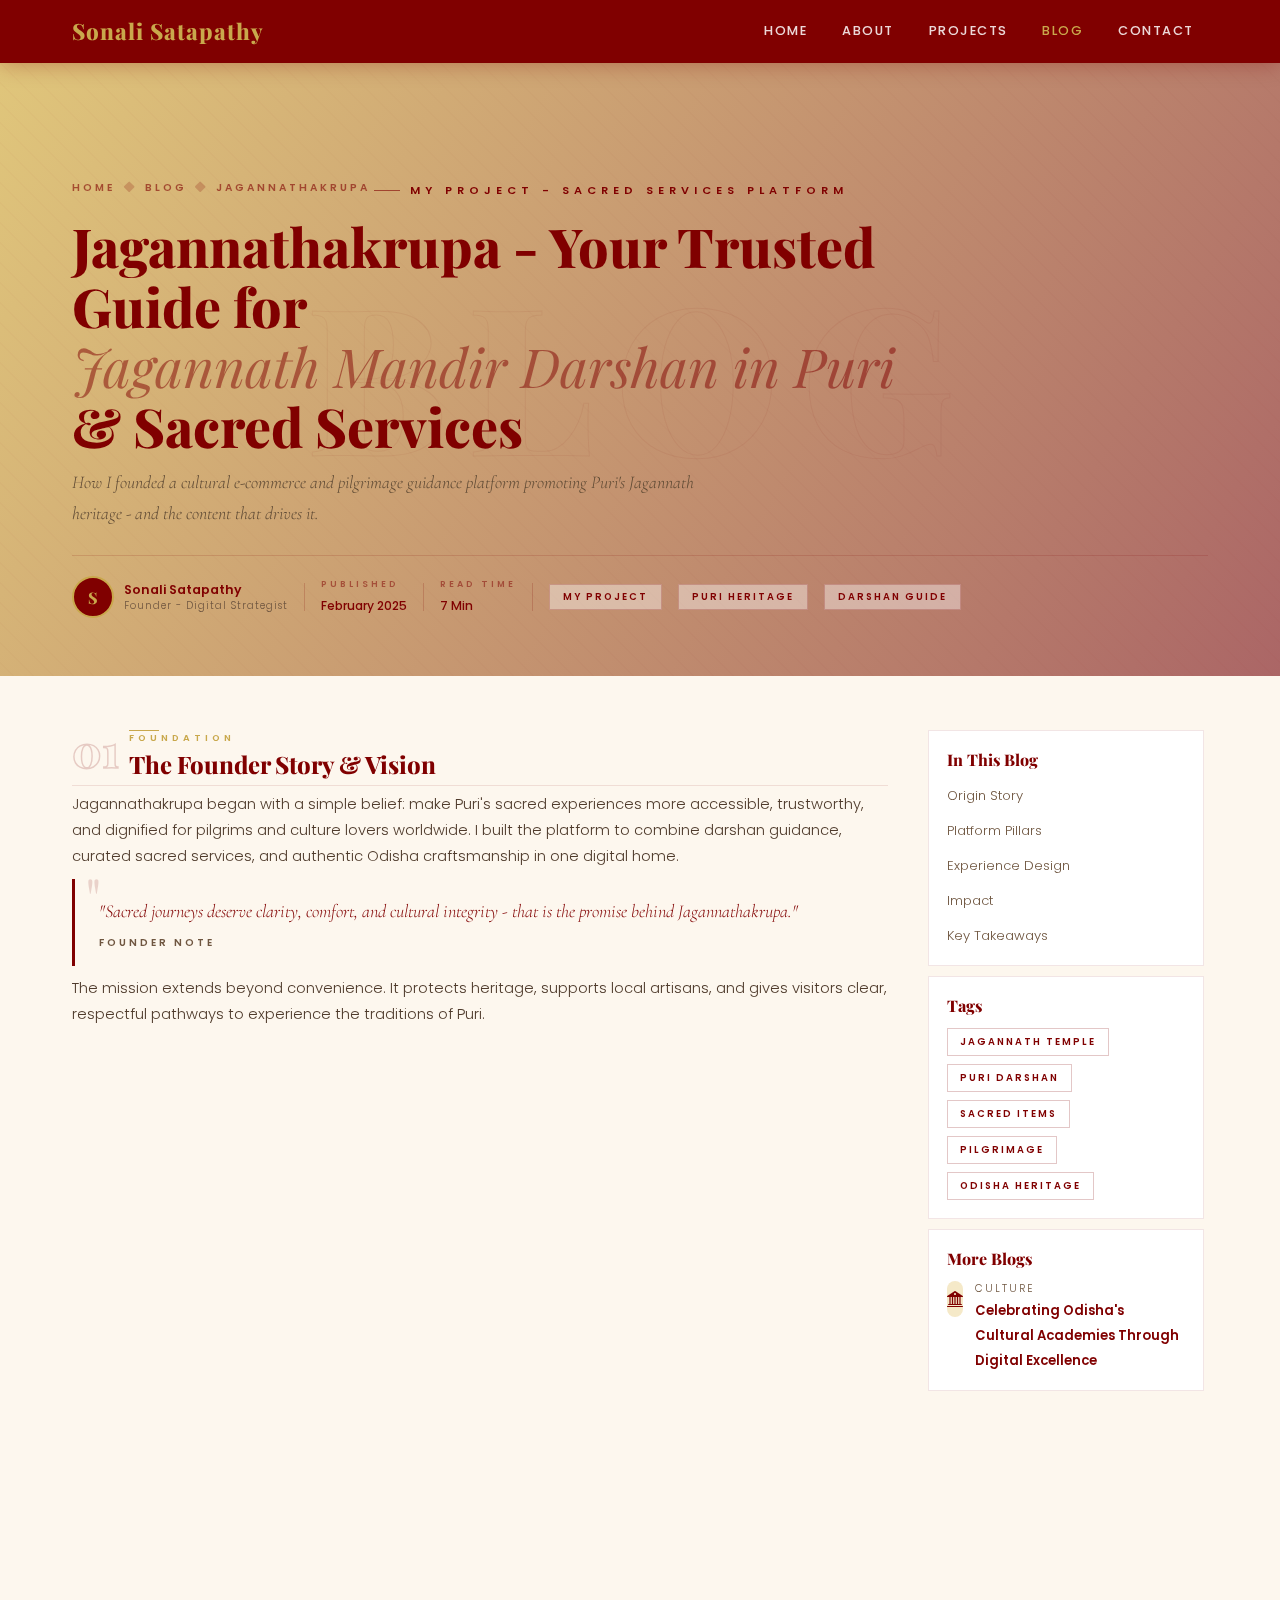
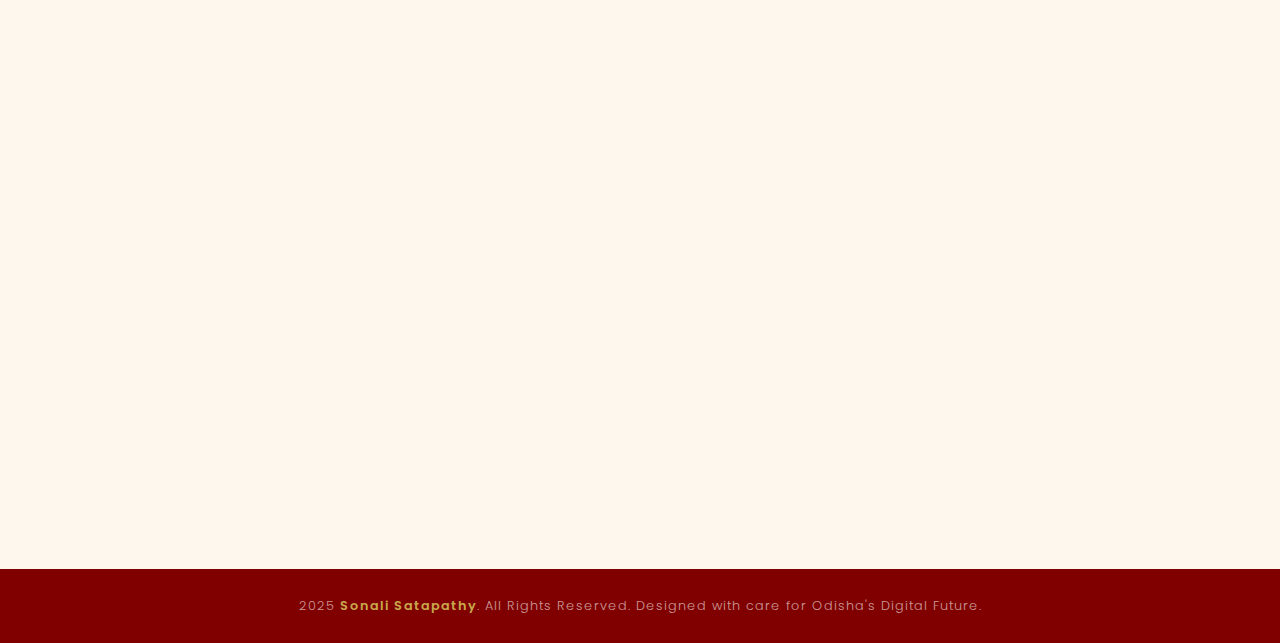
<file: jagannathakrupa.html>
<!DOCTYPE html>
<html lang="en">
<head>
<meta charset="UTF-8"/>
<meta name="viewport" content="width=device-width, initial-scale=1.0"/>
<title>Jagannathakrupa - Jagannath Mandir Darshan Guide | Sonali Satapathy Blog</title>

<link href="https://fonts.googleapis.com/css2?family=Playfair+Display:ital,wght@0,400;0,600;0,800;1,400;1,600&family=Cormorant+Garamond:ital,wght@0,400;0,600;1,400&family=Poppins:wght@300;400;500;600&display=swap" rel="stylesheet"/>
<link href="https://cdn.jsdelivr.net/npm/bootstrap-icons@1.11.3/font/bootstrap-icons.css" rel="stylesheet"/>
<link href="assets/css/style.css" rel="stylesheet"/>
<link href="assets/css/blog.css?v=2" rel="stylesheet"/>
</head>
<body class="blog-page">
<div id="readBar"></div>

<nav class="blog-nav">
  <div class="nav-inner">
    <a href="index.html" class="navbar-brand">Sonali Satapathy</a>
    <ul class="nav-links" id="navLinks">
      <li><a href="index.html#home">Home</a></li>
      <li><a href="index.html#about">About</a></li>
      <li><a href="index.html#projects">Projects</a></li>
      <li><a href="index.html#blog" class="active">Blog</a></li>
      <li><a href="index.html#contact">Contact</a></li>
    </ul>
    <button class="nav-toggler" aria-label="Menu" onclick="document.getElementById('navLinks').classList.toggle('open')">
      <span></span><span></span><span></span>
    </button>
  </div>
</nav>

<header class="blog-hero">
  <div class="hero-grid"></div>
  <div class="hero-inner">
    <div class="breadcrumbs">
      <a href="index.html">Home</a>
      <span class="sep"><i class="bi bi-diamond-fill" aria-hidden="true"></i></span>
      <a href="index.html#blog">Blog</a>
      <span class="sep"><i class="bi bi-diamond-fill" aria-hidden="true"></i></span>
      Jagannathakrupa
    </div>
    <div class="hero-eyebrow"><span></span>My Project - Sacred Services Platform</div>
    <h1 class="hero-title">
      Jagannathakrupa - Your Trusted Guide for<br/>
      <em>Jagannath Mandir Darshan in Puri</em><br/>
      &amp; Sacred Services
    </h1>
    <p class="hero-sub">
      How I founded a cultural e-commerce and pilgrimage guidance platform promoting Puri&apos;s Jagannath heritage - and the content that drives it.
    </p>
    <div class="hero-meta" data-author="Sonali Satapathy" data-date="February 2025" data-read="7 min">
      <div class="meta-author">
        <div class="meta-avatar">S</div>
        <div>
          <span class="meta-name">Sonali Satapathy</span>
          <span class="meta-role">Founder - Digital Strategist</span>
        </div>
      </div>
      <div class="meta-sep"></div>
      <div class="meta-chip"><span class="lbl">Published</span><span class="val">February 2025</span></div>
      <div class="meta-sep"></div>
      <div class="meta-chip"><span class="lbl">Read Time</span><span class="val">7 Min</span></div>
      <div class="meta-sep"></div>
      <span class="meta-pill">My Project</span>
      <span class="meta-pill">Puri Heritage</span>
      <span class="meta-pill">Darshan Guide</span>
    </div>
  </div>
</header>

<main class="blog-main">
  <div class="blog-layout">
    <article class="blog-article" data-post="jagannathakrupa">
      <section class="blog-section fade-in" id="s1" data-title="Origin Story">
        <div class="section-head">
          <div class="section-num">01</div>
          <div>
            <span class="section-label">Foundation</span>
            <h2 class="section-title">The Founder Story &amp; Vision</h2>
          </div>
        </div>
        <p class="blog-p">
          Jagannathakrupa began with a simple belief: make Puri&apos;s sacred experiences more accessible, trustworthy, and dignified for pilgrims and culture lovers worldwide.
          I built the platform to combine darshan guidance, curated sacred services, and authentic Odisha craftsmanship in one digital home.
        </p>
        <div class="pull-quote">
          <div class="pq-text">"Sacred journeys deserve clarity, comfort, and cultural integrity - that is the promise behind Jagannathakrupa."</div>
          <div class="pq-author">Founder Note</div>
        </div>
        <p class="blog-p">
          The mission extends beyond convenience. It protects heritage, supports local artisans, and gives visitors clear, respectful pathways to experience the traditions of Puri.
        </p>
      </section>

      <section class="blog-section fade-in" id="s2" data-title="Platform Pillars">
        <div class="section-head">
          <div class="section-num">02</div>
          <div>
            <span class="section-label">Structure</span>
            <h2 class="section-title">Core Pillars of the Platform</h2>
          </div>
        </div>
        <div class="info-card">
          <div class="info-card-title">What Jagannathakrupa Delivers</div>
          <div class="info-card-text">A combined experience of spiritual guidance, cultural commerce, and content-driven trust that brings pilgrims and artisans together.</div>
        </div>
        <div class="list-grid">
          <div class="list-item"><span class="list-icon"><i class="bi bi-compass"></i></span><p><strong>Darshan Planning:</strong> verified guidance, seasonal protocols, and travel clarity.</p></div>
          <div class="list-item"><span class="list-icon"><i class="bi bi-bag"></i></span><p><strong>Sacred Commerce:</strong> curated products and Mahaprasad connections for devotees.</p></div>
          <div class="list-item"><span class="list-icon"><i class="bi bi-people"></i></span><p><strong>Artisan Support:</strong> storytelling and fair visibility for Odisha&apos;s makers.</p></div>
          <div class="list-item"><span class="list-icon"><i class="bi bi-chat-dots"></i></span><p><strong>Trust Content:</strong> local insights, verified updates, and community engagement.</p></div>
        </div>
      </section>

      <section class="blog-section fade-in" id="s3" data-title="Experience Design">
        <div class="section-head">
          <div class="section-num">03</div>
          <div>
            <span class="section-label">Design</span>
            <h2 class="section-title">Experience &amp; Content Strategy</h2>
          </div>
        </div>
        <p class="blog-p">
          The content architecture centers around pilgrimage clarity: entry gates, rituals, time windows, and essential services.
          Each page answers immediate questions and connects visitors to verified options.
        </p>
        <div class="cards-grid">
          <div class="card-mini">
            <span class="card-icon"><i class="bi bi-map"></i></span>
            <div class="card-title">Guided Pathways</div>
            <div class="card-text">Step-by-step guidance for darshan, sevas, and seasonal events.</div>
          </div>
          <div class="card-mini">
            <span class="card-icon"><i class="bi bi-stars"></i></span>
            <div class="card-title">Cultural Integrity</div>
            <div class="card-text">Authentic narratives that protect heritage and honor local voices.</div>
          </div>
          <div class="card-mini">
            <span class="card-icon"><i class="bi bi-shield-check"></i></span>
            <div class="card-title">Trust Signals</div>
            <div class="card-text">Verified updates, safe commerce, and transparent communication.</div>
          </div>
        </div>
      </section>

      <section class="blog-section fade-in" id="s4" data-title="Impact">
        <div class="section-head">
          <div class="section-num">04</div>
          <div>
            <span class="section-label">Impact</span>
            <h2 class="section-title">Community &amp; Cultural Outcomes</h2>
          </div>
        </div>
        <p class="blog-p">
          Jagannathakrupa strengthens regional visibility for artisans and creates a responsible bridge between pilgrims and local services.
          The platform emphasizes transparency, cultural respect, and local economic upliftment.
        </p>
        <div class="info-card">
          <div class="info-card-title">Outcome Focus</div>
          <div class="info-card-text">Consistent visibility for artisans, reliable planning for pilgrims, and a digital archive of sacred traditions.</div>
        </div>
      </section>

      <section class="blog-section fade-in" id="s5" data-title="Key Takeaways">
        <div class="section-head">
          <div class="section-num">05</div>
          <div>
            <span class="section-label">Summary</span>
            <h2 class="section-title">Lessons &amp; Next Steps</h2>
          </div>
        </div>
        <p class="blog-p">
          Building a sacred-services platform means balancing technology with cultural sensitivity.
          The next phase focuses on deeper local partnerships, stronger storytelling, and expanded pilgrimage guidance tools.
        </p>
      </section>
    </article>

    <aside class="blog-sidebar">
      <div class="side-card toc">
        <div class="side-title">In This Blog</div>
        <ul class="side-list">
          <li><a href="#s1">Origin Story</a></li>
          <li><a href="#s2">Platform Pillars</a></li>
          <li><a href="#s3">Experience Design</a></li>
          <li><a href="#s4">Impact</a></li>
          <li><a href="#s5">Key Takeaways</a></li>
        </ul>
      </div>

      <div class="side-card">
        <div class="side-title">Tags</div>
        <div class="tag-list">
          <span class="tag">Jagannath Temple</span>
          <span class="tag">Puri Darshan</span>
          <span class="tag">Sacred Items</span>
          <span class="tag">Pilgrimage</span>
          <span class="tag">Odisha Heritage</span>
        </div>
      </div>

      

            <div class="side-card">
        <div class="side-title">More Blogs</div>
        <div class="related-list">
          <div class="related-item">
            <div class="related-icon"><i class="bi bi-bank2" aria-hidden="true"></i></div>
            <div>
              <span>Culture</span>
              <a href="odisha-culture-department.html">Celebrating Odisha&apos;s Cultural Academies Through Digital Excellence</a>
            </div>
          </div>
        </div>
      </div>    </aside>
  </div>
</main>



<footer class="blog-footer">
  <p> 2025 <span>Sonali Satapathy</span>. All Rights Reserved. Designed with care for Odisha&apos;s Digital Future.</p>
</footer>

<script>
const readBar = document.getElementById('readBar');
window.addEventListener('scroll', () => {
  const d = document.documentElement;
  readBar.style.width = (d.scrollTop / (d.scrollHeight - d.clientHeight) * 100) + '%';
});

const obs = new IntersectionObserver((entries) => {
  entries.forEach((entry) => {
    if (entry.isIntersecting) entry.target.classList.add('visible');
  });
}, { threshold: 0.1 });

document.querySelectorAll('.fade-in').forEach((el) => obs.observe(el));

const sections = document.querySelectorAll('.blog-section[id]');
const tocLinks = document.querySelectorAll('.toc a');
window.addEventListener('scroll', () => {
  let current = '';
  sections.forEach((section) => {
    if (window.scrollY >= section.offsetTop - 140) current = section.id;
  });
  tocLinks.forEach((link) => link.classList.toggle('active', link.getAttribute('href') === '#' + current));
});
</script>
</body>
</html>
</file>
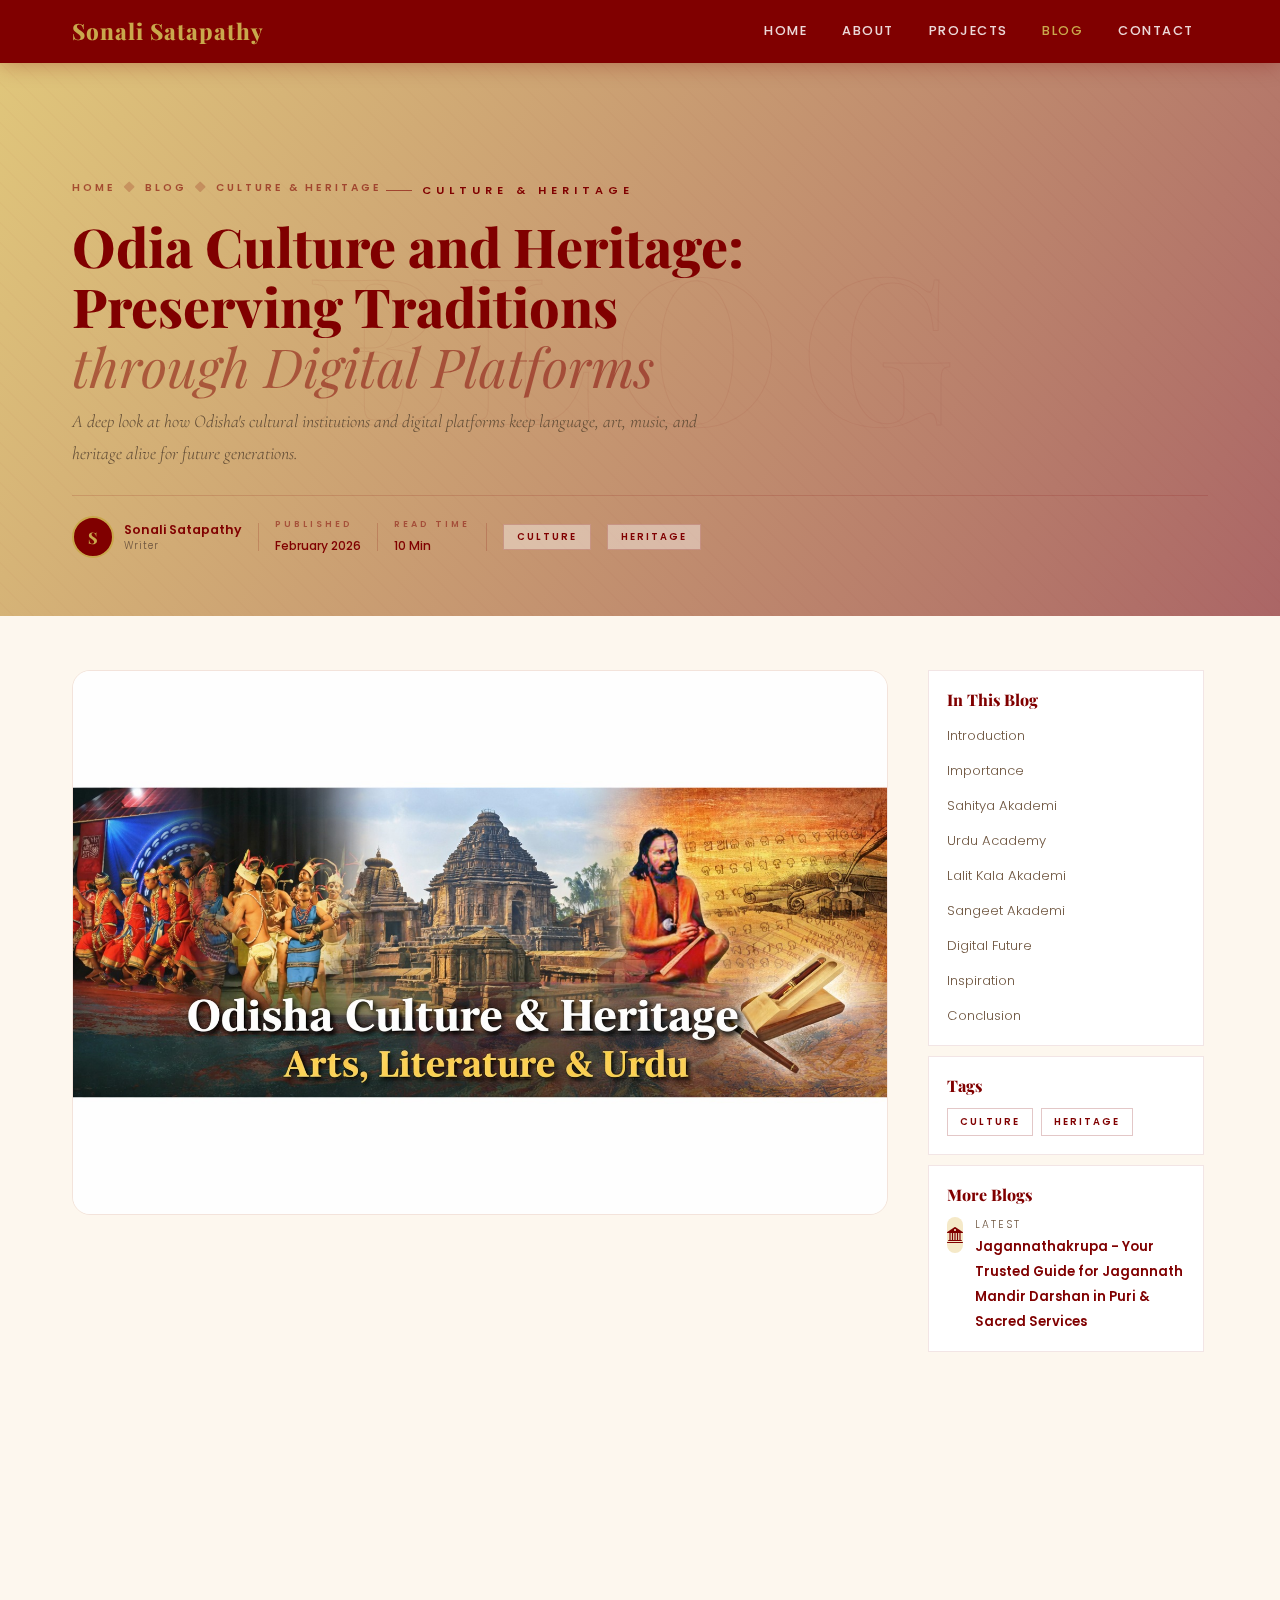
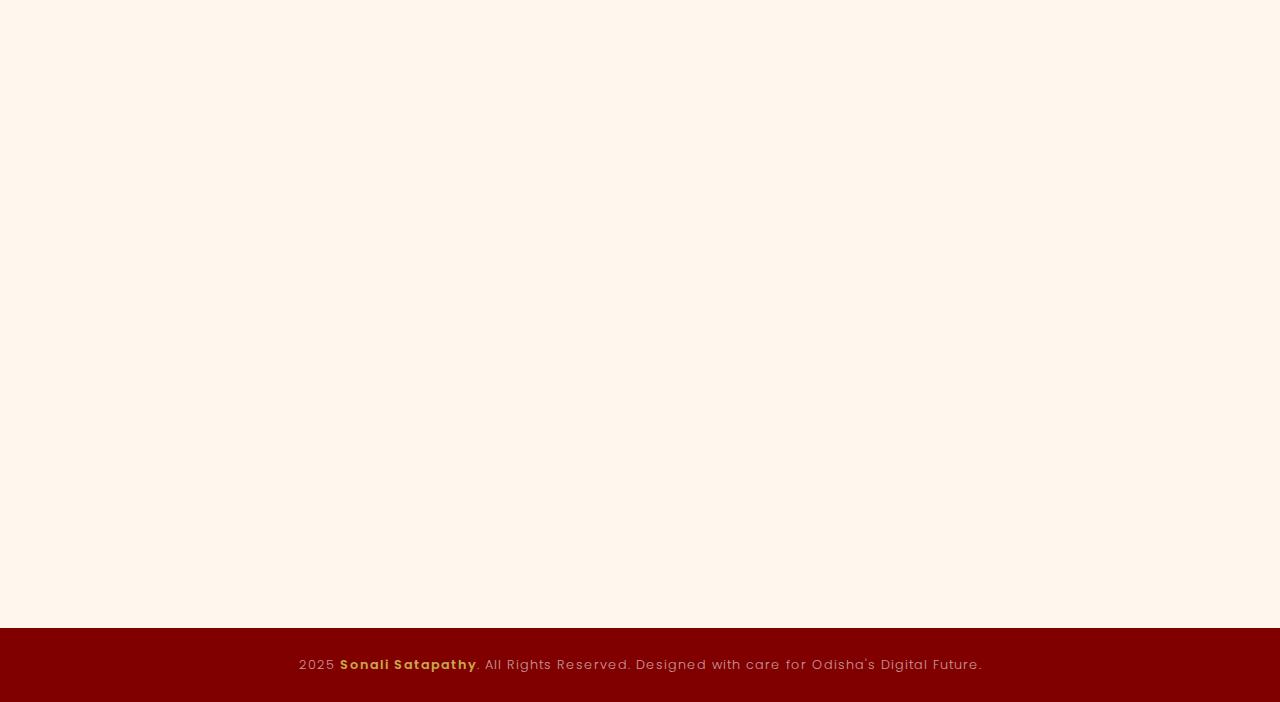
<file: odisha-culture-department.html>
<!DOCTYPE html>
<html lang="en">
<head>
<meta charset="UTF-8"/>
<meta name="viewport" content="width=device-width, initial-scale=1.0"/>
<title>Culture Department of Odisha - A Living Archive | Sonali Satapathy Blog</title>

<link href="https://fonts.googleapis.com/css2?family=Playfair+Display:ital,wght@0,400;0,600;0,800;1,400;1,600&family=Cormorant+Garamond:ital,wght@0,400;0,600;1,400&family=Poppins:wght@300;400;500;600&display=swap" rel="stylesheet"/>
<link href="https://cdn.jsdelivr.net/npm/bootstrap-icons@1.11.3/font/bootstrap-icons.css" rel="stylesheet"/>
<link href="assets/css/style.css" rel="stylesheet"/>
<link href="assets/css/blog.css?v=2" rel="stylesheet"/>
</head>
<body class="blog-page">
<div id="readBar"></div>

<nav class="blog-nav">
  <div class="nav-inner">
    <a href="index.html" class="navbar-brand">Sonali Satapathy</a>
    <ul class="nav-links" id="navLinks">
      <li><a href="index.html#home">Home</a></li>
      <li><a href="index.html#about">About</a></li>
      <li><a href="index.html#projects">Projects</a></li>
      <li><a href="index.html#blog" class="active">Blog</a></li>
      <li><a href="index.html#contact">Contact</a></li>
    </ul>
    <button class="nav-toggler" aria-label="Menu" onclick="document.getElementById('navLinks').classList.toggle('open')">
      <span></span><span></span><span></span>
    </button>
  </div>
</nav>

<header class="blog-hero">
  <div class="hero-grid"></div>
  <div class="hero-inner">
    <div class="breadcrumbs">
      <a href="index.html">Home</a>
      <span class="sep"><i class="bi bi-diamond-fill" aria-hidden="true"></i></span>
      <a href="index.html#blog">Blog</a>
      <span class="sep"><i class="bi bi-diamond-fill" aria-hidden="true"></i></span>
      Culture &amp; Heritage
    </div>
    <div class="hero-eyebrow"><span></span>Culture &amp; Heritage</div>
    <h1 class="hero-title">
      Odia Culture and Heritage: Preserving Traditions<br/>
      <em>through Digital Platforms</em>
    </h1>
    <p class="hero-sub">
      A deep look at how Odisha&apos;s cultural institutions and digital platforms keep language, art, music, and heritage alive for future generations.
    </p>
    <div class="hero-meta" data-author="Sonali Satapathy" data-date="February 2026" data-read="10 min">
      <div class="meta-author">
        <div class="meta-avatar">S</div>
        <div>
          <span class="meta-name">Sonali Satapathy</span>
          <span class="meta-role">Writer</span>
        </div>
      </div>
      <div class="meta-sep"></div>
      <div class="meta-chip"><span class="lbl">Published</span><span class="val">February 2026</span></div>
      <div class="meta-sep"></div>
      <div class="meta-chip"><span class="lbl">Read Time</span><span class="val">10 Min</span></div>
      <div class="meta-sep"></div>
      <span class="meta-pill">Culture</span>
      <span class="meta-pill">Heritage</span>
    </div>
  </div>
</header>

<main class="blog-main">
  <div class="blog-layout">
    <article class="blog-article" data-post="odisha-culture-department">
      <section class="blog-section fade-in" id="cover" data-title="Cover">
        <img src="assets/images/culture.jpg" alt="Odia culture and heritage" style="width:100%;border-radius:18px;border:1px solid rgba(128,0,0,.08);margin-bottom:16px"/>
      </section>

      <section class="blog-section fade-in" id="s1" data-title="Introduction">
        <div class="section-head">
          <div class="section-num">01</div>
          <div>
            <span class="section-label">Introduction</span>
            <h2 class="section-title">Odia Culture and Heritage: Preserving Traditions through Digital Platforms</h2>
          </div>
        </div>
        <p class="blog-p">
          Odia culture represents the rich traditions, language, art, and heritage of the state of Odisha.
          Rooted in ancient history, Odia culture reflects a harmonious blend of spirituality, creativity, and community life.
          From classical dance and folk art to literature and festivals, Odisha&apos;s cultural identity is unique and deeply respected across India.
        </p>
        <p class="blog-p">
          With the growth of digital technology, promoting and preserving Odia culture through modern platforms has become essential.
          Digital platforms help make cultural knowledge accessible to people across the world while ensuring that traditions are documented for future generations.
        </p>
      </section>

      <section class="blog-section fade-in" id="s2" data-title="Importance">
        <div class="section-head">
          <div class="section-num">02</div>
          <div>
            <span class="section-label">Importance</span>
            <h2 class="section-title">Importance of Odia Culture in India</h2>
          </div>
        </div>
        <div class="list-grid">
          <div class="list-item"><span class="list-icon">•</span><p>The Odia language and literary heritage</p></div>
          <div class="list-item"><span class="list-icon">•</span><p>Classical dance and music traditions</p></div>
          <div class="list-item"><span class="list-icon">•</span><p>Traditional art forms and handicrafts</p></div>
          <div class="list-item"><span class="list-icon">•</span><p>Religious and cultural festivals</p></div>
          <div class="list-item"><span class="list-icon">•</span><p>Historical monuments and temples</p></div>
        </div>
        <p class="blog-p">These elements together form a cultural identity that has been preserved for centuries.</p>
      </section>

      <section class="blog-section fade-in" id="s3" data-title="Sahitya Akademi">
        <div class="section-head">
          <div class="section-num">03</div>
          <div>
            <span class="section-label">Academy</span>
            <h2 class="section-title">Sahitya Akademi</h2>
          </div>
        </div>
        <p class="blog-p">
          Sahitya Akademi is India&apos;s national academy of letters, dedicated to the promotion and development of literature in various Indian languages.
          It works to preserve the country&apos;s rich literary heritage by supporting writers, poets, and scholars through publications, literary programs,
          conferences, and cultural initiatives.
        </p>
        <p class="blog-p">
          The academy plays a vital role in encouraging multilingual literature and cultural exchange across regions.
          Through prestigious literary awards, research activities, and digital platforms, Sahitya Akademi helps make Indian literature accessible to readers
          and future generations while strengthening the nation&apos;s cultural identity.
        </p>
      </section>

      <section class="blog-section fade-in" id="s4" data-title="Urdu Academy">
        <div class="section-head">
          <div class="section-num">04</div>
          <div>
            <span class="section-label">Academy</span>
            <h2 class="section-title">Urdu Academy</h2>
          </div>
        </div>
        <p class="blog-p">
          Urdu Academy is a cultural institution dedicated to the promotion and preservation of the Urdu language, literature, and cultural heritage.
          It works towards encouraging literary activities, supporting poets and writers, and organizing seminars, workshops, and cultural programs related to
          Urdu language and traditions.
        </p>
        <p class="blog-p">
          The academy plays an important role in strengthening linguistic diversity and nurturing literary creativity.
          Through publications, awards, and educational initiatives, it helps preserve the rich legacy of Urdu literature while making it accessible to modern
          audiences through digital platforms.
        </p>
      </section>

      <section class="blog-section fade-in" id="s5" data-title="Lalit Kala Akademi">
        <div class="section-head">
          <div class="section-num">05</div>
          <div>
            <span class="section-label">Academy</span>
            <h2 class="section-title">Lalit Kala Akademi</h2>
          </div>
        </div>
        <p class="blog-p">
          Lalit Kala Akademi is India&apos;s national academy of fine arts, established to promote visual arts such as painting, sculpture, graphic arts, and
          contemporary art forms. The academy encourages artistic excellence by organizing national exhibitions, art camps, and workshops for artists across
          the country.
        </p>
        <p class="blog-p">
          It supports emerging and established artists by providing platforms for creative expression and cultural exchange.
          Lalit Kala Akademi also preserves important artworks and documents India&apos;s artistic heritage through research, archives, and digital exhibitions.
        </p>
      </section>

      <section class="blog-section fade-in" id="s6" data-title="Sangeet Akademi">
        <div class="section-head">
          <div class="section-num">06</div>
          <div>
            <span class="section-label">Academy</span>
            <h2 class="section-title">Sangeet Akademi</h2>
          </div>
        </div>
        <p class="blog-p">
          Sangeet Akademi is the national academy for music, dance, and drama in India.
          It is responsible for preserving and promoting classical and traditional performing arts, including Indian classical music and dance forms.
          The academy recognizes outstanding artists and contributes to cultural development through training programs, festivals, and research initiatives.
        </p>
        <p class="blog-p">
          By supporting performers, scholars, and institutions, Sangeet Akademi ensures the continuity of India&apos;s rich performing arts traditions.
          Its efforts help connect cultural heritage with younger generations and promote Indian performing arts at national and international levels.
        </p>
      </section>

      <section class="blog-section fade-in" id="s7" data-title="Digital Future">
        <div class="section-head">
          <div class="section-num">07</div>
          <div>
            <span class="section-label">Future</span>
            <h2 class="section-title">Future of Culture in Digital India</h2>
          </div>
        </div>
        <div class="list-grid">
          <div class="list-item"><span class="list-icon">❖</span><p>Digital platforms will play a key role in preserving and promoting India&apos;s cultural heritage for future generations.</p></div>
          <div class="list-item"><span class="list-icon">❖</span><p>Cultural institutions such as Urdu Academy, Sahitya Akademi, Sangeet Akademi, and Lalit Kala Akademi will use technology to reach wider audiences.</p></div>
          <div class="list-item"><span class="list-icon">❖</span><p>Online archives and digital libraries will preserve literature, music, and art in accessible formats.</p></div>
          <div class="list-item"><span class="list-icon">❖</span><p>Virtual exhibitions and online cultural events will make culture available beyond physical boundaries.</p></div>
          <div class="list-item"><span class="list-icon">❖</span><p>The future of culture depends on combining heritage with technology to engage youth and strengthen cultural awareness.</p></div>
        </div>
      </section>

      <section class="blog-section fade-in" id="s8" data-title="Inspiration">
        <div class="section-head">
          <div class="section-num">08</div>
          <div>
            <span class="section-label">Inspiration</span>
            <h2 class="section-title">How Cultural Academies Inspire the Next Generation</h2>
          </div>
        </div>
        <p class="blog-p">
          Cultural academies such as Urdu Academy, Sahitya Akademi, Sangeet Akademi, and Lalit Kala Akademi do not only preserve heritage,
          but also inspire the younger generation to connect with their roots. Through workshops, competitions, exhibitions, and digital platforms,
          these institutions encourage students and young artists to explore literature, music, and fine arts.
        </p>
        <p class="blog-p">
          In today&apos;s digital age, young people often discover culture through websites and online content.
          By providing information about programs, awards, and events in a simple and attractive way,
          cultural academy websites help students participate in cultural activities and develop creative skills.
        </p>
        <p class="blog-p">
          This connection between tradition and youth ensures that cultural values are not lost but continue to grow with time.
          Digital platforms act as bridges between history and the future, making culture relevant for modern society.
        </p>
      </section>

      <section class="blog-section fade-in" id="s9" data-title="Conclusion">
        <div class="section-head">
          <div class="section-num">09</div>
          <div>
            <span class="section-label">Conclusion</span>
            <h2 class="section-title">Conclusion</h2>
          </div>
        </div>
        <p class="blog-p">
          Cultural academies such as Urdu Academy, Sahitya Akademi, Sangeet Akademi, and Lalit Kala Akademi play an essential role in preserving
          India&apos;s cultural heritage. Through digital platforms, these institutions make culture more accessible to students and artists.
          By combining tradition with technology, they ensure that cultural values continue to grow and inspire future generations.
        </p>
      </section>
    </article>

    <aside class="blog-sidebar">
      <div class="side-card toc">
        <div class="side-title">In This Blog</div>
        <ul class="side-list">
          <li><a href="#s1">Introduction</a></li>
          <li><a href="#s2">Importance</a></li>
          <li><a href="#s3">Sahitya Akademi</a></li>
          <li><a href="#s4">Urdu Academy</a></li>
          <li><a href="#s5">Lalit Kala Akademi</a></li>
          <li><a href="#s6">Sangeet Akademi</a></li>
          <li><a href="#s7">Digital Future</a></li>
          <li><a href="#s8">Inspiration</a></li>
          <li><a href="#s9">Conclusion</a></li>
        </ul>
      </div>

      <div class="side-card">
        <div class="side-title">Tags</div>
        <div class="tag-list">
          <span class="tag">Culture</span>
          <span class="tag">Heritage</span>
        </div>
      </div>

      

            <div class="side-card">
        <div class="side-title">More Blogs</div>
        <div class="related-list">
          <div class="related-item">
            <div class="related-icon"><i class="bi bi-bank2" aria-hidden="true"></i></div>
            <div>
              <span>Latest</span>
              <a href="jagannathakrupa.html">Jagannathakrupa - Your Trusted Guide for Jagannath Mandir Darshan in Puri &amp; Sacred Services</a>
            </div>
          </div>
        </div>
      </div>    </aside>
  </div>
</main>



<footer class="blog-footer">
  <p> 2025 <span>Sonali Satapathy</span>. All Rights Reserved. Designed with care for Odisha&apos;s Digital Future.</p>
</footer>

<script>
const readBar = document.getElementById('readBar');
window.addEventListener('scroll', () => {
  const d = document.documentElement;
  readBar.style.width = (d.scrollTop / (d.scrollHeight - d.clientHeight) * 100) + '%';
});

const obs = new IntersectionObserver((entries) => {
  entries.forEach((entry) => {
    if (entry.isIntersecting) entry.target.classList.add('visible');
  });
}, { threshold: 0.1 });

document.querySelectorAll('.fade-in').forEach((el) => obs.observe(el));

const sections = document.querySelectorAll('.blog-section[id]');
const tocLinks = document.querySelectorAll('.toc a');
window.addEventListener('scroll', () => {
  let current = '';
  sections.forEach((section) => {
    if (window.scrollY >= section.offsetTop - 140) current = section.id;
  });
  tocLinks.forEach((link) => link.classList.toggle('active', link.getAttribute('href') === '#' + current));
});
</script>
</body>
</html>
</file>
<file: assets/css/style.css>
:root {
      --bg:#E0C67B;
      --rose: #800000;
      --maroon: #800000;
      --black: #1A1A1A;
      --white: #FFFFFF;
      --gold-light: #dfdf5d;
      --gold-accent: #C9A84C;
      --gold-pale: #f5e9c8;
      --gold: #C9A84C;
      --cream: #fdf7ee;
      --text-muted: #7a6040;
    }

    *, *::before, *::after { box-sizing: border-box; margin: 0; padding: 0; }

    html { scroll-behavior: smooth; }

    body {
      background-color: var(--bg);
      background-image: url("assets/images/about.jpeg");
      background-position: center;
      background-repeat: no-repeat;
      background-size: cover;
      color: var(--black);
      font-family: 'Poppins', sans-serif;
      font-weight: 300;
      overflow-x: hidden;
    }

    /* ── TEXTURE OVERLAY ── */
    body::before {
      content: '';
      position: fixed; inset: 0; pointer-events: none; z-index: 0;
      /* background-image: url("data:image/svg+xml,%3Csvg xmlns='http://www.w3.org/2000/svg' width='400' height='400'%3E%3Cfilter id='n'%3E%3CfeTurbulence type='fractalNoise' baseFrequency='0.75' numOctaves='4' stitchTiles='stitch'/%3E%3C/filter%3E%3Crect width='400' height='400' filter='url(%23n)' opacity='0.03'/%3E%3C/svg%3E"); */
      opacity: 0.4;
    }

    /* ── TYPOGRAPHY ── */
    h1, h2, h3, h4 { font-family: 'Playfair Display', serif; }
    .serif { font-family: 'Playfair Display', serif; }

    /* ── NAVBAR ── */
    .navbar {
      background: var(--maroon);
      padding: 1rem 0;
      position: sticky; top: 0; z-index: 1000;
      box-shadow: 0 2px 20px rgba(128,0,0,0.3);
    }
    .navbar-brand {
      font-family: 'Playfair Display', serif;
      font-size: 1.4rem; font-weight: 800;
      color: var(--gold-accent) !important;
      letter-spacing: 1px;
    }
    .navbar-nav .nav-link {
      color: rgba(255,255,255,0.85) !important;
      font-size: 0.8rem; font-weight: 500;
      letter-spacing: 1.5px; text-transform: uppercase;
      padding: 0.4rem 1rem !important;
      transition: color 0.3s;
    }
    .navbar-nav .nav-link:hover { color: var(--gold-accent) !important; }
    .navbar-toggler { border-color: rgba(201,168,76,0.5); }
    .navbar-toggler-icon { filter: invert(1); }

    /* ── SECTION COMMON ── */
    section { padding: 100px 0; position: relative; }

    .section-label {
      font-size: 0.7rem; letter-spacing: 4px; text-transform: uppercase;
      color: var(--gold-accent); font-weight: 600;
      display: flex; align-items: center; gap: 12px; margin-bottom: 0.5rem;
    }
    .section-label::before {
      content: ''; display: block;
      width: 30px; height: 1px; background: var(--gold-accent);
    }

    .section-heading {
      font-family: 'Playfair Display', serif;
      font-size: clamp(2rem, 4vw, 3rem);
      color: var(--rose); line-height: 1.2; margin-bottom: 0.5rem;
    }

    .accent-bar {
      display: inline-block; width: 60px; height: 3px;
      background: linear-gradient(to right, var(--maroon), var(--rose));
      margin-bottom: 1.5rem;
    }

    /* ── HERO ── */
    #home {
      min-height: 100vh;
      display: flex; align-items: center;
      /* background: var(--bg); */
      background: linear-gradient(120deg, #e0c67b, #ab6666);
      padding: 120px 0 80px;
    }

    .hero-label {
      font-size: 0.7rem; letter-spacing: 5px; text-transform: uppercase;
      color: var(--maroon); font-weight: 600;
    }

    .hero-name {
      font-family: 'Playfair Display', serif;
      font-size: clamp(2.8rem, 6vw, 5rem);
      font-weight: 800; color: var(--rose);
      line-height: 1.1; margin: 0.3rem 0 0.8rem;
    }

    .hero-tagline {
      font-size: clamp(0.85rem, 2vw, 1rem);
      letter-spacing: 2.5px; text-transform: uppercase;
      color: var(--maroon); font-weight: 500; margin-bottom: 1.5rem;
    }

    .hero-desc {
      color: #555; font-size: 0.95rem; line-height: 1.8; max-width: 440px; margin-bottom: 2rem;
    }

    .btn-hero {
      background: var(--maroon); color: var(--gold-accent);
      border: 2px solid var(--maroon);
      font-size: 0.75rem; letter-spacing: 2px; text-transform: uppercase;
      padding: 14px 36px; font-weight: 600;
      transition: all 0.3s; text-decoration: none; display: inline-block;
    }
    .btn-hero:hover {
      background: transparent; color: var(--maroon);
    }

    /* Portrait Frame */
    .portrait-wrapper {
      position: relative; display: inline-block;
    }
    .portrait-frame {
      border: 5px solid var(--maroon);
      padding: 15px;
      background: var(--gold-light);
      display: inline-block;
      position: relative; z-index: 1;
    }
    .portrait-frame img {
      display: block;
      width: 100%; max-width: 380px;
      object-fit: cover; height: 480px;
    }
    .portrait-deco {
      position: absolute; bottom: -18px; right: -18px;
      width: 100%; height: 100%;
      border: 2px solid var(--gold-accent);
      z-index: 0;
    }

    /* ── ABOUT ── */
    #about { background: var(--white); }

    .about-img-wrap {
      position: relative; display: inline-block;
    }
    .about-img-wrap img {
      width: 100%; max-width: 420px; height: 500px;
      object-fit: cover; display: block;
      border: 5px solid var(--maroon);
    }
    .about-img-tag {
      position: absolute; bottom: 20px; left: -20px;
      background: var(--maroon); color: var(--gold-accent);
      font-family: 'Playfair Display', serif;
      font-size: 0.85rem; padding: 12px 20px;
      writing-mode: vertical-rl; text-orientation: mixed;
      letter-spacing: 2px;
    }

    .about-text p { color: #555; line-height: 1.9; margin-bottom: 1rem; font-size: 0.95rem; }

    .stat-row { display: flex; gap: 2rem; margin-top: 1.5rem; flex-wrap: wrap; }
    .stat-item { text-align: center; }
    .stat-num {
      font-family: 'Playfair Display', serif;
      font-size: 2.2rem; font-weight: 800; color: var(--maroon);
      display: block;
    }
    .stat-label { font-size: 0.7rem; letter-spacing: 2px; text-transform: uppercase; color: #888; }

    .about-more-wrap {
      margin-top: 1.5rem;
    }

                /* ── EXPERTISE ── */
    #expertise {
      background: #f7f0e0;
      position: relative;
      padding: 80px 0 90px;
      overflow: hidden;
    }

    #expertise::before { display: none; }
    .exp-container::before { display: none; }

    #expertise::after {
      content: 'E';
      position: absolute;
      top: -0.1em; left: -0.05em;
      font-family: 'Playfair Display', serif;
      font-size: clamp(14rem, 22vw, 22rem);
      font-weight: 800;
      color: rgba(128,0,0,0.04);
      line-height: 1;
      pointer-events: none;
      z-index: 0;
      user-select: none;
    }

    .exp-container {
      max-width: 1200px;
      margin: 0 auto;
      padding: 0 2rem;
      position: relative;
      z-index: 1;
    }

    .exp-header {
      display: flex;
      align-items: flex-end;
      justify-content: space-between;
      flex-wrap: wrap;
      gap: 2rem;
      margin-bottom: 2.8rem;
    }

    .exp-header-left { max-width: 520px; }

    .exp-eyebrow {
      display: inline-flex;
      align-items: center;
      gap: 10px;
      font-size: 0.68rem;
      letter-spacing: 4px;
      text-transform: uppercase;
      font-weight: 600;
      color: var(--gold-accent);
      margin-bottom: 1rem;
    }
    .exp-eyebrow span {
      display: block;
      width: 28px; height: 1px;
      background: var(--gold-accent);
    }

    .exp-title {
      font-family: 'Playfair Display', serif;
      font-size: clamp(2.4rem, 5vw, 3.6rem);
      font-weight: 800;
      color: var(--maroon);
      line-height: 1.1;
      margin-bottom: 1.2rem;
    }
    .exp-title em {
      font-style: italic;
      font-weight: 400;
      color: var(--maroon);
      opacity: 0.65;
    }

    .exp-subtitle {
      font-size: 0.88rem;
      color: #7a6040;
      line-height: 1.85;
      max-width: 420px;
    }

    .exp-count {
      display: flex;
      flex-direction: column;
      align-items: flex-end;
      gap: 4px;
    }
    .exp-count--right {
      align-items: flex-start;
      margin-bottom: 1.2rem;
    }
    .exp-count-num {
      font-family: 'Playfair Display', serif;
      font-size: clamp(4rem, 8vw, 6.5rem);
      font-weight: 800;
      color: transparent;
      -webkit-text-stroke: 2px var(--maroon);
      line-height: 1;
      opacity: 0.18;
    }
    .exp-count-label {
      font-size: 0.68rem;
      letter-spacing: 3px;
      text-transform: uppercase;
      color: var(--maroon);
      opacity: 0.4;
      font-weight: 600;
    }

    /* Layout */
    .exp-layout {
      display: grid;
      grid-template-columns: repeat(2, minmax(0, 1fr));
      gap: 2.5rem;
      align-items: start;
    }

    .exp-left, .exp-right {
      display: flex;
      flex-direction: column;
      gap: 2.2rem;
      min-width: 0;
    }

    .exp-right {
      padding-left: 2rem;
      border-left: 1px solid rgba(128,0,0,0.12);
      margin-top: -304px;
    }

    .exp-block {
      border-top: 1px solid rgba(128,0,0,0.12);
      padding-top: 1.2rem;
    }

    .exp-block-title {
      font-size: 0.72rem;
      letter-spacing: 3px;
      text-transform: uppercase;
      color: var(--maroon);
      font-weight: 600;
      margin-bottom: 1.2rem;
    }

    .exp-skill {
      margin-bottom: 1.2rem;
    }
    .exp-skill-head {
      display: flex;
      justify-content: space-between;
      align-items: baseline;
      margin-bottom: 0.5rem;
    }
    .exp-skill-name {
      font-family: 'Playfair Display', serif;
      font-size: 1rem;
      color: var(--black);
      letter-spacing: 0.5px;
    }
    .exp-skill-val {
      font-size: 0.78rem;
      letter-spacing: 2px;
      text-transform: uppercase;
      color: var(--maroon);
      font-weight: 600;
    }
    .exp-skill-track {
      height: 6px;
      background: rgba(128,0,0,0.12);
      border-radius: 999px;
      position: relative;
      overflow: hidden;
    }
    .exp-skill-track span {
      position: absolute;
      left: 0; top: 0; bottom: 0;
      background: linear-gradient(90deg, var(--maroon), var(--gold-accent));
      border-radius: 999px;
      transform: scaleX(0);
      transform-origin: left;
      transition: transform 1.1s cubic-bezier(.22,.61,.36,1);
    }
    .exp-skill.in-view .exp-skill-track span {
      transform: scaleX(1);
    }

    .exp-statement {
      background: transparent;
      border-left: 2px solid var(--maroon);
      padding: 1.5rem 1.5rem 1.5rem 1.8rem;
      position: relative;
    }
    .exp-quote-mark {
      position: absolute;
      top: -14px; left: 8px;
      font-family: 'Playfair Display', serif;
      font-size: 3rem;
      color: rgba(128,0,0,0.2);
      line-height: 1;
    }
    .exp-statement-text {
      font-size: 0.95rem;
      color: #6d5640;
      line-height: 1.9;
      margin-bottom: 0.8rem;
    }
    .exp-sign {
      font-size: 0.75rem;
      letter-spacing: 2px;
      text-transform: uppercase;
      color: var(--maroon);
      font-weight: 600;
    }

    .exp-footer {
      border-top: 1px solid rgba(128,0,0,0.12);
      padding-top: 1rem;
    }
    .exp-footer-label {
      font-size: 0.7rem;
      letter-spacing: 3px;
      text-transform: uppercase;
      color: var(--gold-accent);
      font-weight: 600;
      display: inline-block;
      margin-bottom: 0.4rem;
    }
    .exp-footer p {
      font-size: 0.85rem;
      color: #7a6040;
      margin: 0;
    }

    /* Responsive */
    @media (max-width: 1024px) {
      .exp-layout {
        grid-template-columns: 1fr;
      }
      .exp-right {
        padding-left: 0;
        border-left: 0;
        margin-top: 0;
      }
      .exp-count--right { align-items: flex-start; }
      .exp-count { align-items: flex-start; }
    }

    @media (max-width: 768px) {
      .exp-container::before { display: none; }
      #expertise::after { font-size: 9rem; }
      .exp-header { flex-direction: column; align-items: flex-start; }
      .exp-layout { gap: 2rem; }
    }
    /* ── PROJECTS ── */
    #projects {
      padding: 100px 0 120px;
      background: var(--cream);
      position: relative;
      overflow: hidden;
    }

    #projects::before {
      content: 'PROJECTS';
      position: absolute;
      top: 50%;
      left: 50%;
      transform: translate(-50%, -50%);
      font-family: 'Playfair Display', serif;
      font-size: clamp(5rem, 14vw, 13rem);
      font-weight: 800;
      color: transparent;
      -webkit-text-stroke: 1px rgba(128,0,0,0.05);
      white-space: nowrap;
      pointer-events: none;
      letter-spacing: 0.1em;
      user-select: none;
      z-index: 0;
    }

    .proj-inner {
      max-width: 1160px;
      margin: 0 auto;
      padding: 0 2rem;
      position: relative;
      z-index: 1;
    }

    .proj-header {
      display: flex;
      align-items: flex-end;
      justify-content: space-between;
      flex-wrap: wrap;
      gap: 1.5rem;
      margin-bottom: 80px;
    }

    .proj-header-left { max-width: 720px; }
    .proj-header-right {
      display: flex;
      flex-direction: column;
      align-items: flex-end;
      gap: 1.2rem;
      margin-left: auto;
    }

    .proj-stats-mini {
      display: grid;
      grid-template-columns: repeat(3, minmax(110px, 1fr));
      gap: 1.2rem;
      padding: 1.2rem 1.4rem;
      background: rgba(128,0,0,0.03);
      border: 1px solid rgba(128,0,0,0.08);
      border-radius: 16px;
      box-shadow: 0 10px 30px rgba(128,0,0,0.04);
    }
    .proj-stat-mini-val {
      display: block;
      font-family: 'Playfair Display', serif;
      font-size: 1.15rem;
      color: var(--maroon);
      font-weight: 700;
    }
    .proj-stat-mini-key {
      display: block;
      font-size: 0.7rem;
      letter-spacing: 2px;
      text-transform: uppercase;
      color: rgba(128,0,0,0.55);
      margin-top: 4px;
    }

    .proj-compass {
      position: relative;
      width: 290px;
      height: 290px;
      display: grid;
      place-items: center;
      border-radius: 18px;
      background: rgba(128,0,0,0.02);
      border: 1px solid rgba(128,0,0,0.08);
      box-shadow: 0 12px 30px rgba(128,0,0,0.04);
      margin-right: 100px;
    }
    .proj-compass svg {
      width: 250px;
      height: 250px;
    }
    .compass-ring {
      fill: none;
      stroke: rgba(128,0,0,0.35);
      stroke-width: 2;
    }
    .compass-line {
      stroke: rgba(128,0,0,0.2);
      stroke-width: 1.5;
    }
    .compass-needle {
      fill: rgba(128,0,0,0.12);
      stroke: rgba(128,0,0,0.4);
      stroke-width: 1;
    }
    .compass-core {
      fill: rgba(128,0,0,0.6);
    }
    .compass-dot {
      fill: rgba(128,0,0,0.5);
    }
    .compass-label {
      position: absolute;
      font-size: 0.6rem;
      letter-spacing: 2px;
      text-transform: uppercase;
      color: rgba(128,0,0,0.55);
      font-weight: 600;
    }
    .compass-n { top: 10px; }
    .compass-e { right: 8px; }
    .compass-s { bottom: 10px; }
    .compass-w { left: 8px; }



    .proj-eyebrow {
      display: inline-flex;
      align-items: center;
      gap: 10px;
      font-size: 0.65rem;
      letter-spacing: 5px;
      text-transform: uppercase;
      color: var(--gold);
      font-weight: 600;
      margin-bottom: 12px;
    }
    .proj-eyebrow span {
      display: block; width: 26px; height: 1px;
      background: var(--gold);
      opacity: 0.6;
    }

    .proj-title {
      font-family: 'Playfair Display', serif;
      font-size: clamp(2.2rem, 5vw, 3.6rem);
      font-weight: 800;
      color: var(--maroon);
      line-height: 1.1;
    }
    .proj-title em {
      font-style: italic;
      font-weight: 400;
      color: rgba(128,0,0,0.5);
    }

    .proj-subtitle {
      margin-top: 14px;
      font-size: 0.88rem;
      color: var(--text-muted);
      line-height: 1.9;
      max-width: 420px;
    }

    .proj-count-badge {
      display: flex;
      flex-direction: column;
      align-items: flex-end;
      gap: 2px;
      padding-bottom: 4px;
    }
    .proj-count-badge .num {
      font-family: 'Playfair Display', serif;
      font-size: clamp(3.5rem, 7vw, 5.5rem);
      font-weight: 800;
      color: transparent;
      -webkit-text-stroke: 2px rgba(128,0,0,0.15);
      line-height: 1;
    }
    .proj-count-badge .lbl {
      font-size: 0.6rem;
      letter-spacing: 4px;
      text-transform: uppercase;
      color: rgba(128,0,0,0.3);
      font-weight: 600;
    }

    .proj-list {
      display: flex;
      flex-direction: column;
      gap: 0;
    }

    .proj-row {
      display: grid;
      grid-template-columns: 1fr 1fr;
      align-items: center;
      gap: 0;
      border-top: 1px solid rgba(128,0,0,0.1);
      padding: 72px 0;
      position: relative;
      opacity: 0;
      transform: translateY(40px);
      transition: opacity 0.8s ease, transform 0.8s ease;
    }
    .proj-row.visible {
      opacity: 1;
      transform: translateY(0);
    }
    .proj-row:last-child { border-bottom: 1px solid rgba(128,0,0,0.1); }

    .proj-row:nth-child(even) .proj-visual { order: 2; }
    .proj-row:nth-child(even) .proj-content { order: 1; padding-right: 60px; padding-left: 0; }
    .proj-row:nth-child(odd) .proj-content { padding-left: 60px; }

    .proj-visual {
      position: relative;
    }

    .proj-visual-frame {
      position: relative;
      display: block;
      overflow: hidden;
      background: var(--maroon);
      aspect-ratio: 560 / 340;
    }

    .proj-visual-frame::after {
      content: '';
      position: absolute;
      inset: -1px;
      border: 1.5px solid var(--gold);
      opacity: 0;
      transition: opacity 0.4s;
      pointer-events: none;
    }
    .proj-row:hover .proj-visual-frame::after { opacity: 0.45; }

    .proj-visual svg {
      display: block;
      width: 100%;
      height: 340px;
    }
    .proj-visual img {
      display: block;
      width: 100%;
      height: 100%;
      object-fit: contain;
      background: #120808;
    }

    .proj-num-float {
      position: absolute;
      top: -28px;
      left: -16px;
      font-family: 'Playfair Display', serif;
      font-size: 7rem;
      font-weight: 800;
      color: transparent;
      -webkit-text-stroke: 1px rgba(201,168,76,0.18);
      line-height: 1;
      pointer-events: none;
      user-select: none;
      z-index: -1;
    }
    .proj-row:nth-child(even) .proj-num-float {
      left: auto;
      right: -16px;
    }

    .proj-content {
      padding: 0 0 0 0;
    }

    .proj-tag-row {
      display: flex;
      flex-wrap: wrap;
      gap: 8px;
      margin-bottom: 18px;
    }

    .proj-tag {
      font-size: 0.6rem;
      letter-spacing: 3px;
      text-transform: uppercase;
      font-weight: 600;
      padding: 5px 12px;
      border: 1px solid rgba(128,0,0,0.2);
      color: var(--maroon);
      background: transparent;
      transition: all 0.3s;
    }
    .proj-row:hover .proj-tag {
      background: var(--maroon);
      color: var(--gold);
      border-color: var(--maroon);
    }

    .proj-name {
      font-family: 'Playfair Display', serif;
      font-size: clamp(1.6rem, 3vw, 2.4rem);
      font-weight: 800;
      color: var(--maroon);
      line-height: 1.2;
      margin-bottom: 16px;
    }

    .proj-desc {
      font-size: 0.9rem;
      color: var(--text-muted);
      line-height: 1.95;
      margin-bottom: 28px;
    }

    .proj-stats {
      display: flex;
      gap: 32px;
      flex-wrap: wrap;
      margin-bottom: 32px;
      padding-bottom: 28px;
      border-bottom: 1px solid rgba(128,0,0,0.08);
    }

    .proj-stat-val {
      font-family: 'Playfair Display', serif;
      font-size: 1.5rem;
      font-weight: 800;
      color: var(--maroon);
      display: block;
      line-height: 1;
      margin-bottom: 3px;
    }
    .proj-stat-key {
      font-size: 0.62rem;
      letter-spacing: 2.5px;
      text-transform: uppercase;
      color: rgba(128,0,0,0.4);
      font-weight: 600;
    }

    .proj-cta {
      display: inline-flex;
      align-items: center;
      gap: 10px;
      font-size: 0.72rem;
      letter-spacing: 3px;
      text-transform: uppercase;
      font-weight: 600;
      color: var(--maroon);
      text-decoration: none;
      position: relative;
      transition: gap 0.3s;
    }
    .proj-cta::after {
      content: '';
      position: absolute;
      bottom: -3px;
      left: 0; right: 100%;
      height: 1.5px;
      background: var(--gold);
      transition: right 0.4s ease;
    }
    .proj-cta:hover { gap: 16px; color: var(--maroon); }
    .proj-cta:hover::after { right: 0; }

    .proj-cta-arrow {
      width: 32px; height: 32px;
      border: 1px solid rgba(128,0,0,0.25);
      display: flex; align-items: center; justify-content: center;
      font-size: 0.85rem;
      transition: all 0.3s;
      flex-shrink: 0;
    }
    .proj-cta:hover .proj-cta-arrow {
      background: var(--maroon);
      color: var(--gold);
      border-color: var(--maroon);
    }

    .proj-coming {
      display: inline-flex;
      align-items: center;
      gap: 8px;
      font-size: 0.65rem;
      letter-spacing: 3px;
      text-transform: uppercase;
      font-weight: 600;
      color: var(--gold);
      padding: 6px 14px;
      border: 1px solid rgba(201,168,76,0.35);
      background: rgba(201,168,76,0.06);
    }
    .proj-coming::before {
      content: '';
      width: 6px; height: 6px;
      border-radius: 50%;
      background: var(--gold);
      animation: proj-pulse 1.8s ease-in-out infinite;
    }
    @keyframes proj-pulse {
      0%, 100% { opacity: 1; transform: scale(1); }
      50% { opacity: 0.4; transform: scale(0.6); }
    }

    @media (max-width: 900px) {
      .proj-row {
        grid-template-columns: 1fr;
        gap: 36px;
        padding: 52px 0;
      }
      .proj-row:nth-child(even) .proj-visual { order: 0; }
      .proj-row:nth-child(even) .proj-content { order: 0; padding-right: 0; padding-left: 0; }
      .proj-row:nth-child(odd) .proj-content { padding-left: 0; }
      .proj-visual svg { height: 240px; }
      .proj-visual img { height: 100%; }
      .proj-num-float { display: none; }
      .proj-header { flex-direction: column; align-items: flex-start; }
      .proj-header-right { width: 100%; flex-direction: column; align-items: flex-start; }
      .proj-stats-mini { width: 100%; grid-template-columns: repeat(2, minmax(120px, 1fr)); }
      .proj-compass { display: none; }
    }
    #projects .proj-row:nth-child(3) .proj-visual-frame svg { display: none; }

    /* -- IMPACT / ACTIVITIES -- */
    #impact {
      padding: 90px 0 80px;
      background: #f5ece8;
      position: relative;
      overflow: hidden;
    }

    .act-header {
      max-width: 1160px;
      margin: 0 auto 48px;
      padding: 0 2rem;
      display: flex;
      align-items: flex-end;
      justify-content: space-between;
      flex-wrap: wrap;
      gap: 1rem;
    }

    .act-title {
      font-family: 'Playfair Display', serif;
      font-size: clamp(2rem, 4.5vw, 3.2rem);
      font-weight: 800;
      color: var(--maroon);
      line-height: 1.1;
    }
    .act-title em { font-style: italic; font-weight: 400; color: rgba(128,0,0,0.45); }

    .act-intro {
      font-size: 0.88rem;
      color: #7a6040;
      line-height: 1.85;
      margin-top: 12px;
      max-width: 420px;
      font-style: italic;
    }

    .act-track-wrap {
      position: relative;
      overflow: hidden;
      mask-image: linear-gradient(to right, transparent 0%, black 5%, black 95%, transparent 100%);
      -webkit-mask-image: linear-gradient(to right, transparent 0%, black 5%, black 95%, transparent 100%);
    }

    .act-track {
      display: flex;
      gap: 20px;
      padding: 16px 5% 28px;
      overflow-x: auto;
      scroll-behavior: smooth;
      scrollbar-width: none;
      cursor: grab;
      user-select: none;
      -webkit-overflow-scrolling: touch;
    }
    .act-track::-webkit-scrollbar { display: none; }
    .act-track.grabbing { cursor: grabbing; scroll-behavior: auto; }

    .act-card {
      flex: 0 0 260px;
      min-width: 260px;
      position: relative;
      overflow: hidden;
      border: 1.5px solid rgba(128,0,0,0.12);
      background: #fff;
      transition: transform 0.35s ease, box-shadow 0.35s ease, border-color 0.35s;
      cursor: pointer;
    }
    .act-card:hover {
      transform: translateY(-6px);
      box-shadow: 0 16px 48px rgba(128,0,0,0.12);
      border-color: rgba(201,168,76,0.5);
    }

    .act-card-photo {
      width: 100%;
      height: 200px;
      overflow: hidden;
      position: relative;
      background: var(--maroon);
    }

    .act-card-photo img {
      width: 100%; height: 100%;
      object-fit: cover;
      display: block;
      transition: transform 0.5s ease;
      opacity: 0.9;
    }
    .act-card:hover .act-card-photo img { transform: scale(1.07); }

    .act-card-photo svg {
      width: 100%; height: 100%;
      display: block;
      transition: transform 0.5s ease;
    }
    .act-card:hover .act-card-photo svg { transform: scale(1.06); }

    .act-overlay {
      position: absolute;
      inset: 0;
      background: linear-gradient(to top, rgba(128,0,0,0.92) 0%, rgba(128,0,0,0.6) 50%, transparent 100%);
      display: flex;
      flex-direction: column;
      justify-content: flex-end;
      padding: 18px 16px;
      opacity: 0;
      transition: opacity 0.4s ease;
      z-index: 3;
    }
    .act-card:hover .act-overlay { opacity: 1; }

    .act-overlay-text {
      font-size: 0.75rem;
      color: rgba(255,255,255,0.9);
      line-height: 1.65;
      transform: translateY(8px);
      transition: transform 0.4s ease;
    }
    .act-card:hover .act-overlay-text { transform: translateY(0); }

    .act-overlay-tag {
      font-size: 0.58rem;
      letter-spacing: 3px;
      text-transform: uppercase;
      font-weight: 600;
      color: var(--gold);
      margin-bottom: 6px;
      transform: translateY(8px);
      transition: transform 0.4s ease 0.05s;
    }
    .act-card:hover .act-overlay-tag { transform: translateY(0); }

    .act-card-body {
      padding: 16px 18px 18px;
      border-top: 2px solid transparent;
      transition: border-color 0.35s;
      background: #fff;
    }
    .act-card:hover .act-card-body { border-top-color: var(--gold); }

    .act-card-name {
      font-family: 'Playfair Display', serif;
      font-size: 1rem;
      font-weight: 700;
      color: var(--maroon);
      line-height: 1.3;
    }

    .act-card-sub {
      font-size: 0.7rem;
      color: var(--text-muted);
      margin-top: 5px;
      letter-spacing: 0.5px;
    }

    .act-controls {
      display: flex;
      justify-content: center;
      gap: 14px;
      margin-top: 32px;
    }

    .act-btn {
      width: 46px; height: 46px;
      border: 1.5px solid rgba(128,0,0,0.2);
      background: transparent;
      color: var(--maroon);
      font-size: 1rem;
      cursor: pointer;
      display: flex; align-items: center; justify-content: center;
      transition: all 0.3s;
    }
    .act-btn:hover { background: var(--maroon); color: var(--gold); border-color: var(--maroon); }

    @media (max-width: 600px) {
      .act-header { flex-direction: column; align-items: flex-start; }
      .act-card { flex: 0 0 220px; min-width: 220px; }
      .act-card-photo { height: 160px; }
    }/* ── ACHIEVEMENTS ── */
    #achievements {
      --bg-dark: #3b0b0b;
      background: linear-gradient(120deg, #e0c67b, #ab6666);
      padding: 90px 0 80px;
      overflow: hidden;
      position: relative;
    }

    #achievements::before {
      content: '';
      position: absolute; inset: 0;
      background-image: url("data:image/svg+xml,%3Csvg xmlns='http://www.w3.org/2000/svg' width='300' height='300'%3E%3Cfilter id='n'%3E%3CfeTurbulence type='fractalNoise' baseFrequency='0.8' numOctaves='4'/%3E%3C/filter%3E%3Crect width='300' height='300' filter='url(%23n)' opacity='0.03'/%3E%3C/svg%3E");
      pointer-events: none; z-index: 0; opacity: 0.6;
    }

    #achievements::after {
      content: 'AWARDS';
      position: absolute;
      bottom: -0.12em; left: 50%;
      transform: translateX(-50%);
      font-family: 'Playfair Display', serif;
      font-size: clamp(6rem, 16vw, 14rem);
      font-weight: 800;
      color: transparent;
      -webkit-text-stroke: 1px rgba(201,168,76,0.06);
      line-height: 1;
      white-space: nowrap;
      pointer-events: none;
      z-index: 0;
      user-select: none;
      letter-spacing: 0.15em;
    }

    .ach-inner {
      position: relative;
      z-index: 1;
      max-width: 1200px;
      margin: 0 auto;
      padding: 0 2rem;
    }

    .ach-header {
      text-align: center;
      padding: 0 1.5rem;
      margin-bottom: 52px;
    }

    .ach-eyebrow {
      display: inline-flex;
      align-items: center;
      gap: 12px;
      font-size: 0.65rem;
      letter-spacing: 5px;
      text-transform: uppercase;
      color: rgba(128,0,0,0.75);
      font-weight: 600;
      margin-bottom: 14px;
    }
    .ach-eyebrow span {
      display: block; width: 24px; height: 1px;
      background: rgba(128,0,0,0.45);
    }

    .ach-title {
      font-family: 'Playfair Display', serif;
      font-size: clamp(2rem, 5vw, 3.4rem);
      font-weight: 800;
      color: var(--rose);
      line-height: 1.15;
      margin-bottom: 10px;
    }
    .ach-title em {
      font-style: italic; font-weight: 400;
      color: rgba(128,0,0,0.55);
    }

    .ach-rule {
      display: flex;
      align-items: center;
      justify-content: center;
      gap: 14px;
      margin-top: 18px;
    }
    .ach-rule span {
      display: block; width: 60px; height: 1px;
      background: linear-gradient(to right, transparent, rgba(128,0,0,0.45));
    }
    .ach-rule span:last-child {
      background: linear-gradient(to left, transparent, rgba(128,0,0,0.45));
    }
    .ach-rule-icon {
      color: var(--maroon); font-size: 0.7rem; opacity: 0.6;
    }

    .ach-track-wrap {
      position: relative;
      overflow: hidden;
      padding: 0 0 8px;
      mask-image: linear-gradient(to right, transparent 0%, black 6%, black 94%, transparent 100%);
      -webkit-mask-image: linear-gradient(to right, transparent 0%, black 6%, black 94%, transparent 100%);
    }

    .ach-track {
      display: flex;
      gap: 28px;
      will-change: transform;
      cursor: grab;
      user-select: none;
      padding: 12px 40px 20px;
    }
    .ach-track.grabbing { cursor: grabbing; }

    .award-card {
      flex: 0 0 280px;
      min-width: 280px;
      background: rgba(255,255,255,0.55);
      border: 1px solid rgba(128,0,0,0.18);
      position: relative;
      transition: transform 0.4s ease, box-shadow 0.4s ease, border-color 0.4s ease;
      overflow: hidden;
    }

    .award-card::before {
      content: '';
      position: absolute; inset: 0;
      background: linear-gradient(135deg, rgba(128,0,0,0.08) 0%, transparent 60%);
      pointer-events: none;
    }

    .award-card:hover {
      transform: translateY(-8px) scale(1.02);
      border-color: rgba(128,0,0,0.55);
      box-shadow: 0 20px 60px rgba(0,0,0,0.45), 0 0 30px rgba(201,168,76,0.08);
    }

    .award-visual {
      width: 100%;
      height: 210px;
      display: flex;
      align-items: center;
      justify-content: center;
      position: relative;
      overflow: hidden;
    }

    .award-visual svg {
      width: 100%; height: 100%;
    }
    .award-visual img {
      width: 100%;
      height: 100%;
      object-fit: cover;
      display: block;
    }

    .award-body {
      padding: 18px 20px 22px;
      border-top: 1px solid rgba(128,0,0,0.12);
    }

    .award-number {
      font-family: 'Playfair Display', serif;
      font-size: 0.65rem;
      letter-spacing: 4px;
      color: rgba(128,0,0,0.45);
      font-weight: 600;
      text-transform: uppercase;
      margin-bottom: 6px;
    }

    .award-name {
      font-family: 'Playfair Display', serif;
      font-size: 1rem;
      font-weight: 700;
      color: var(--maroon);
      line-height: 1.35;
      margin-bottom: 8px;
      letter-spacing: 0.5px;
    }

    .award-meta {
      font-size: 0.7rem;
      letter-spacing: 2px;
      text-transform: uppercase;
      color: rgba(128,0,0,0.6);
      font-weight: 500;
      display: flex;
      align-items: center;
      gap: 8px;
    }
    .award-meta::before {
      content: '';
      display: inline-block;
      width: 14px; height: 1px;
      background: rgba(128,0,0,0.45);
    }

    .award-card::after {
      content: '';
      position: absolute;
      bottom: 0; left: -100%; right: 100%;
      height: 2px;
      background: linear-gradient(to right, transparent, var(--maroon), transparent);
      transition: left 0.5s ease, right 0.5s ease;
    }
    .award-card:hover::after {
      left: 0; right: 0;
    }

    .ach-controls {
      display: flex;
      align-items: center;
      justify-content: center;
      gap: 20px;
      margin-top: 40px;
      padding: 0 1.5rem;
    }

    .ach-btn {
      width: 48px; height: 48px;
      border: 1px solid rgba(128,0,0,0.3);
      background: rgba(128,0,0,0.06);
      color: var(--maroon);
      display: flex; align-items: center; justify-content: center;
      cursor: pointer;
      transition: all 0.3s;
      font-size: 1rem;
      flex-shrink: 0;
    }
    .ach-btn:hover {
      background: var(--maroon);
      color: var(--gold-accent);
      border-color: var(--maroon);
    }

    .ach-dots {
      display: flex; gap: 8px; align-items: center;
    }
    .ach-dot {
      width: 6px; height: 6px;
      border-radius: 50%;
      background: rgba(128,0,0,0.25);
      transition: all 0.35s;
      cursor: pointer;
    }
    .ach-dot.active {
      background: var(--maroon);
      width: 24px;
      border-radius: 3px;
    }

    .ach-pause-hint {
      font-size: 0.6rem;
      letter-spacing: 3px;
      text-transform: uppercase;
      color: rgba(128,0,0,0.5);
      font-weight: 500;
      margin-top: 16px;
      text-align: center;
    }

    .ach-strip {
      display: flex;
      justify-content: center;
      gap: 0;
      margin-bottom: 56px;
      flex-wrap: wrap;
    }
    .ach-strip-item {
      padding: 18px 36px;
      border-right: 1px solid rgba(128,0,0,0.12);
      text-align: center;
    }
    .ach-strip-item:last-child { border-right: none; }
    .ach-strip-num {
      font-family: 'Playfair Display', serif;
      font-size: 2rem; font-weight: 800;
      color: var(--maroon);
      display: block; line-height: 1;
      margin-bottom: 4px;
    }
    .ach-strip-label {
      font-size: 0.6rem; letter-spacing: 3px;
      text-transform: uppercase;
      color: rgba(128,0,0,0.55);
      font-weight: 500;
    }

    @media (max-width: 768px) {
      .ach-strip-item { border-right: none; border-bottom: 1px solid rgba(128,0,0,0.12); }
      .ach-strip-item:last-child { border-bottom: none; }
      .ach-track { padding: 12px 20px 20px; }
    }

    /* ── BLOG ── */
    #blog { background: var(--white); }
    .blog-slider-wrap {
      position: relative;
      overflow: hidden;
      mask-image: linear-gradient(to right, transparent 0%, black 6%, black 94%, transparent 100%);
      -webkit-mask-image: linear-gradient(to right, transparent 0%, black 6%, black 94%, transparent 100%);
    }
    .blog-slider {
      display: flex;
      gap: 22px;
      padding: 8px 6% 12px;
      overflow-x: auto;
      scroll-behavior: smooth;
      scrollbar-width: none;
      cursor: grab;
      user-select: none;
      -webkit-overflow-scrolling: touch;
    }
    .blog-slider::-webkit-scrollbar { display: none; }
    .blog-slider.grabbing { cursor: grabbing; scroll-behavior: auto; }
    .blog-slide {
      flex: 0 0 320px;
      min-width: 320px;
    }
    .blog-slide .blog-card { height: 100%; }

    .blog-card {
      border: none;
      border-bottom: 3px solid var(--maroon);
      background: var(--bg);
      height: 100%;
      transition: box-shadow 0.3s, transform 0.3s;
    }
    .blog-card:hover {
      box-shadow: 0 10px 40px rgba(128,0,0,0.12);
      transform: translateY(-4px);
    }
    .blog-card-img {
      width: 100%; height: 200px;
      object-fit: cover; display: block;
    }
    .blog-card-body { padding: 1.5rem; }
    .blog-date { font-size: 0.72rem; color: var(--rose); letter-spacing: 1px; font-weight: 500; }
    .blog-title {
      font-family: 'Playfair Display', serif;
      font-size: 1.1rem; color: var(--black);
      margin: 0.5rem 0 0.75rem; font-weight: 600; line-height: 1.4;
    }
    .blog-excerpt { font-size: 0.83rem; color: #666; line-height: 1.7; margin-bottom: 1rem; }
    .blog-read {
      font-size: 0.75rem; letter-spacing: 2px; text-transform: uppercase;
      color: var(--maroon); font-weight: 600;
      text-decoration: none; display: inline-flex; align-items: center; gap: 6px;
    }
    .blog-read::after {
      content: '→'; transition: transform 0.2s;
    }
    .blog-read:hover::after { transform: translateX(4px); }
    .blog-read:hover { color: var(--rose); }

    @media (max-width: 992px) {
      .blog-slide {
        flex: 0 0 80%;
        min-width: 80%;
      }
    }

    @media (max-width: 600px) {
      .blog-slide {
        flex: 0 0 90%;
        min-width: 90%;
      }
    }

    /* ── CONTACT ── */
    #contact { background: var(--bg); }
    #contact .row.g-5 { align-items: stretch; }
    #contact .col-lg-5 { display: flex; }

    .form-control, .form-select {
      background: var(--white);
      border: 1.5px solid rgba(128,0,0,0.25);
      border-radius: 0;
      color: var(--black);
      padding: 0.8rem 1rem;
      font-family: 'Poppins', sans-serif;
      font-size: 0.87rem;
    }
    .form-control:focus {
      border-color: var(--maroon);
      box-shadow: 0 0 0 3px rgba(128,0,0,0.1);
      background: var(--white);
    }
    .form-label {
      font-size: 0.72rem; letter-spacing: 2px; text-transform: uppercase;
      color: var(--maroon); font-weight: 600;
    }

    .btn-submit {
      background: var(--maroon); color: var(--gold-accent);
      border: 2px solid var(--maroon); border-radius: 0;
      font-size: 0.75rem; letter-spacing: 2px; text-transform: uppercase;
      padding: 14px 40px; font-weight: 600;
      transition: all 0.3s; width: 100%;
    }
    .btn-submit:hover {
      background: transparent; color: var(--maroon);
    }

    .social-block {
      padding: 0 2rem;
      display: flex;
      flex-direction: column;
      height: 100%;
      flex: 1;
    }
    .social-heading {
      font-family: 'Playfair Display', serif;
      font-size: 1.6rem; color: var(--rose); margin-bottom: 0.5rem;
    }
    .social-desc { font-size: 0.88rem; color: #666; margin-bottom: 2rem; line-height: 1.8; }
    .social-icons {
      display: flex;
      flex-direction: column;
      gap: 1rem;
      margin-top: auto;
    }
    .social-link {
      display: flex; align-items: center; gap: 1rem;
      text-decoration: none; padding: 1rem 1.2rem;
      border: 1.5px solid rgba(128,0,0,0.2);
      background: var(--white);
      transition: all 0.3s;
    }
    .social-link:hover {
      border-color: var(--maroon);
      background: var(--maroon);
    }
    .social-link:hover .social-name,
    .social-link:hover .social-handle { color: var(--gold-accent); }
    .social-link:hover .social-icon-wrap { background: var(--gold-accent); color: var(--maroon); }
    .social-icon-wrap {
      width: 42px; height: 42px;
      background: var(--maroon); color: var(--gold-accent);
      display: flex; align-items: center; justify-content: center;
      font-size: 1.1rem; transition: all 0.3s;
      flex-shrink: 0;
    }
    .social-name { font-size: 0.72rem; letter-spacing: 2px; text-transform: uppercase; color: var(--maroon); font-weight: 600; display: block; }
    .social-handle { font-size: 0.85rem; color: #555; }

    /* ── FOOTER ── */
    footer {
      background: var(--black);
      padding: 2rem 0;
      text-align: center;
    }
    footer p { color: rgba(255,255,255,0.6); font-size: 0.8rem; letter-spacing: 1px; }
    footer span { color: var(--gold-accent); }

    /* ── BACK TO TOP ── */
    #topBtn {
      position: fixed; bottom: 30px; right: 30px;
      width: 48px; height: 48px;
      background: var(--maroon); color: var(--gold-accent);
      border: none; display: none; align-items: center; justify-content: center;
      font-size: 1.1rem; cursor: pointer; z-index: 999;
      transition: background 0.3s;
      box-shadow: 0 4px 20px rgba(128,0,0,0.4);
    }
    #topBtn:hover { background: var(--rose); }

    /* ── DIVIDER ── */
    .ornament {
      display: flex; align-items: center; justify-content: center;
      gap: 1rem; margin: 1rem 0 2.5rem;
    }
    .ornament::before, .ornament::after {
      content: ''; flex: 1; height: 1px; background: rgba(128,0,0,0.2);
    }
    .ornament-icon { color: var(--gold-accent); font-size: 0.75rem; }

    /* ── ANIMATIONS ── */
    .fade-in {
      opacity: 0; transform: translateY(30px);
      transition: opacity 0.7s ease, transform 0.7s ease;
    }
    .fade-in.visible { opacity: 1; transform: translateY(0); }

    /* ── RESPONSIVE ── */
    @media (max-width: 768px) {
      #home { padding: 100px 0 60px; }
      .hero-name { font-size: 2.5rem; }
      .portrait-frame img { height: 320px; max-width: 100%; }
      .about-img-wrap img { height: 350px; }
      .portrait-frame { padding: 10px; }
      section { padding: 70px 0; }
      .hero-order-img { order: -1; margin-bottom: 2rem; }
      .portrait-deco { display: none; }
      .stat-row { gap: 1.2rem; }
      .expertise-card .meter { height: 9px; }
    }






    .navbar-nav .nav-link.active { color: var(--gold-accent) !important; }

    .home-page #projects .proj-row:not(:first-child) { display: none; }

    .home-page #projects .proj-row:first-child { border-bottom: 1px solid rgba(128,0,0,0.1); }

    .proj-viewmore {
      display: inline-flex; align-items: center; justify-content: center;
      padding: 12px 28px;
      border: 1.5px solid var(--maroon);
      color: var(--maroon);
      text-decoration: none;
      text-transform: uppercase;
      letter-spacing: 2px;
      font-size: 0.7rem;
      font-weight: 600;
      transition: all 0.3s;
      background: transparent;
    }
    .proj-viewmore:hover {
      background: var(--maroon);
      color: var(--gold-accent);
    }

    .inner-page .navbar { position: sticky; }

    .inner-hero {
      padding: 120px 0 70px;
      background: linear-gradient(120deg, #e0c67b, #ab6666);
    }
    .inner-hero .container { position: relative; z-index: 1; }
    .inner-eyebrow {
      font-size: 0.7rem;
      letter-spacing: 5px;
      text-transform: uppercase;
      color: var(--maroon);
      font-weight: 600;
      margin-bottom: 12px;
      display: inline-flex;
      gap: 10px;
      align-items: center;
    }
    .inner-eyebrow span {
      width: 26px;
      height: 1px;
      background: var(--maroon);
      display: inline-block;
      opacity: 0.6;
    }
    .inner-title {
      font-family: 'Playfair Display', serif;
      font-size: clamp(2.6rem, 5vw, 4rem);
      font-weight: 800;
      color: var(--rose);
      line-height: 1.1;
      margin-bottom: 14px;
    }
    .inner-subtitle {
      font-size: 0.95rem;
      color: #5f4a34;
      line-height: 1.9;
      max-width: 560px;
    }
    .inner-actions {
      margin-top: 24px;
      display: flex;
      align-items: center;
      gap: 18px;
      flex-wrap: wrap;
    }
    .inner-actions .btn-hero {
      padding: 12px 30px;
    }
    .inner-meta {
      font-size: 0.7rem;
      letter-spacing: 3px;
      text-transform: uppercase;
      color: rgba(128,0,0,0.7);
      font-weight: 600;
    }

    .inner-page #projects {
      padding-top: 80px;
    }

    /* -- ABOUT PAGE -- */
    .about-hero {
      position: relative;
      overflow: hidden;
    }
    .about-hero::after {
      content: '';
      position: absolute;
      inset: 0;
      background: radial-gradient(circle at 15% 20%, rgba(201,168,76,0.22), transparent 45%),
                  radial-gradient(circle at 85% 0%, rgba(128,0,0,0.18), transparent 40%);
      opacity: 0.8;
      pointer-events: none;
    }
    .about-hero .container { position: relative; z-index: 1; }
    .about-hero-grid {
      display: grid;
      grid-template-columns: 1.2fr 0.8fr;
      gap: 32px;
      align-items: end;
    }
    .about-hero-card {
      border: 1px solid rgba(128,0,0,0.2);
      background: rgba(255,255,255,0.7);
      backdrop-filter: blur(6px);
      padding: 20px;
    }
    .about-hero-card-tag {
      font-size: 0.6rem;
      letter-spacing: 3px;
      text-transform: uppercase;
      color: var(--maroon);
      font-weight: 700;
      margin-bottom: 12px;
    }
    .about-hero-card-body {
      display: grid;
      gap: 10px;
    }
    .about-hero-line {
      display: flex;
      justify-content: space-between;
      gap: 12px;
      font-size: 0.85rem;
      color: #5f4a34;
    }
    .about-hero-label {
      font-size: 0.6rem;
      letter-spacing: 2px;
      text-transform: uppercase;
      color: rgba(128,0,0,0.6);
      font-weight: 700;
    }
    .about-hero-value,
    .about-hero-link {
      color: var(--black);
      text-decoration: none;
      font-weight: 500;
      text-align: right;
    }
    .about-hero-link:hover { color: var(--maroon); }
    .about-section {
      background: var(--white);
      padding: 90px 0;
    }
    .about-section.about-alt {
      background: #f7f0e0;
    }
    .about-page-portrait {
      position: relative;
      display: inline-block;
    }
    .about-page-portrait img {
      width: 100%;
      max-width: 440px;
      height: 520px;
      object-fit: cover;
      display: block;
      border: 5px solid var(--maroon);
      background: #120808;
    }
    .about-page-portrait::after {
      content: '';
      position: absolute;
      inset: -14px -14px 14px 14px;
      border: 2px solid rgba(201,168,76,0.6);
      z-index: -1;
    }
    .about-lead {
      color: #555;
      font-size: 0.98rem;
      line-height: 1.9;
      margin-bottom: 1.6rem;
    }
    .about-profile p {
      color: #4f3b2c;
      font-size: 1rem;
      line-height: 1.95;
      margin-bottom: 1rem;
      font-weight: 400;
    }
    .about-awards-list {
      margin: 0 0 1rem 1.2rem;
      color: #555;
      line-height: 1.9;
      font-size: 0.92rem;
    }
    .about-awards-list li {
      margin-bottom: 4px;
    }
    .about-profile-layout {
      display: grid;
      grid-template-columns: 0.75fr 1.25fr;
      gap: 40px;
      align-items: start;
    }
    .about-profile-pane {
      position: sticky;
      top: 110px;
      display: flex;
      flex-direction: column;
      gap: 20px;
      align-self: start;
    }
    .about-profile-meta {
      border: 1px solid rgba(128,0,0,0.12);
      background: #fff;
      padding: 18px;
      display: grid;
      gap: 12px;
    }
    .about-meta-row {
      display: flex;
      justify-content: space-between;
      gap: 12px;
      font-size: 0.85rem;
      color: #5f4a34;
    }
    .about-meta-label {
      font-size: 0.6rem;
      letter-spacing: 2px;
      text-transform: uppercase;
      color: rgba(128,0,0,0.6);
      font-weight: 700;
    }
    .about-meta-value { text-align: right; }
    .about-profile-header { margin-bottom: 10px; }
    .about-profile {
      background: #fff;
      border: 1px solid rgba(128,0,0,0.12);
      padding: 26px;
      font-family: 'Space Grotesk', 'Poppins', sans-serif;
      letter-spacing: 0.2px;
    }
    .about-profile-footer {
      margin-top: 18px;
      display: flex;
      gap: 14px;
      flex-wrap: wrap;
    }
    .about-profile-link {
      display: inline-flex;
      align-items: center;
      justify-content: center;
      padding: 10px 22px;
      border: 1.5px solid var(--maroon);
      color: var(--maroon);
      text-decoration: none;
      text-transform: uppercase;
      letter-spacing: 2px;
      font-size: 0.7rem;
      font-weight: 600;
      transition: all 0.3s;
      background: transparent;
    }
    .about-profile-link:hover {
      background: var(--maroon);
      color: var(--gold-accent);
    }
    .about-quickfacts {
      display: grid;
      grid-template-columns: repeat(2, minmax(0, 1fr));
      gap: 14px;
    }
    .about-fact {
      padding: 12px 14px;
      border: 1px solid rgba(128,0,0,0.12);
      background: #fff;
    }
    .about-fact-label {
      display: block;
      font-size: 0.65rem;
      letter-spacing: 2px;
      text-transform: uppercase;
      color: rgba(128,0,0,0.6);
      margin-bottom: 4px;
      font-weight: 600;
    }
    .about-fact-value,
    .about-fact-link {
      font-size: 0.9rem;
      color: var(--black);
      text-decoration: none;
    }
    .about-fact-link:hover {
      color: var(--maroon);
    }

    .about-block-header { max-width: 640px; margin-bottom: 32px; }

    .about-skill-grid {
      display: grid;
      grid-template-columns: repeat(3, minmax(0, 1fr));
      gap: 16px;
    }
    .about-skill {
      border: 1px solid rgba(128,0,0,0.18);
      padding: 14px 16px;
      font-size: 0.78rem;
      letter-spacing: 1px;
      text-transform: uppercase;
      font-weight: 600;
      color: var(--maroon);
      background: var(--cream);
    }

    .about-exp-list {
      display: flex;
      flex-direction: column;
      gap: 26px;
    }
    .about-exp-item {
      border: 1px solid rgba(128,0,0,0.12);
      background: #fff;
      padding: 26px;
    }
    .about-exp-head {
      display: flex;
      justify-content: space-between;
      align-items: flex-start;
      gap: 14px;
      margin-bottom: 14px;
      flex-wrap: wrap;
    }
    .about-exp-role {
      font-family: 'Playfair Display', serif;
      font-size: 1.3rem;
      color: var(--maroon);
      margin-bottom: 4px;
    }
    .about-exp-org {
      font-size: 0.9rem;
      color: #6a5240;
      margin: 0;
    }
    .about-exp-meta {
      font-size: 0.7rem;
      letter-spacing: 2px;
      text-transform: uppercase;
      color: rgba(128,0,0,0.6);
      font-weight: 600;
    }
    .about-exp-points {
      margin: 0;
      padding-left: 18px;
      color: #555;
      line-height: 1.8;
      font-size: 0.9rem;
    }
    .about-exp-points li { margin-bottom: 8px; }

    .about-awards-grid {
      display: grid;
      grid-template-columns: repeat(3, minmax(0, 1fr));
      gap: 16px;
    }
    .about-award {
      background: #fff;
      border: 1px solid rgba(128,0,0,0.12);
      padding: 16px 18px;
      font-size: 0.85rem;
      color: var(--maroon);
      font-weight: 600;
      letter-spacing: 1px;
      text-transform: uppercase;
    }

    .about-home-card {
      border: 1px solid rgba(128,0,0,0.12);
      background: #fff;
      padding: 24px;
      height: 100%;
    }
    .about-home-card-label {
      font-size: 0.65rem;
      letter-spacing: 3px;
      text-transform: uppercase;
      color: rgba(128,0,0,0.6);
      font-weight: 600;
      margin-bottom: 10px;
    }
    .about-home-card-title {
      font-family: 'Playfair Display', serif;
      font-size: 1.3rem;
      color: var(--maroon);
      margin-bottom: 8px;
    }
    .about-home-card-desc {
      font-size: 0.9rem;
      color: #555;
      line-height: 1.8;
      margin: 0;
    }

    @media (max-width: 992px) {
      .about-hero-grid {
        grid-template-columns: 1fr;
      }
      .about-hero-card { max-width: 520px; }
      .about-profile-layout {
        grid-template-columns: 1fr;
      }
      .about-profile-pane {
        position: static;
        flex-direction: row;
        flex-wrap: wrap;
      }
      .about-profile-meta {
        flex: 1 1 260px;
      }
      .about-quickfacts { grid-template-columns: 1fr; }
      .about-skill-grid { grid-template-columns: repeat(2, minmax(0, 1fr)); }
      .about-awards-grid { grid-template-columns: repeat(2, minmax(0, 1fr)); }
    }
    @media (max-width: 600px) {
      .about-page-portrait img { height: 360px; }
      .about-profile-pane { flex-direction: column; }
      .about-hero-line { flex-direction: column; align-items: flex-start; }
      .about-hero-value, .about-hero-link { text-align: left; }
      .about-skill-grid { grid-template-columns: 1fr; }
      .about-awards-grid { grid-template-columns: 1fr; }
    }



.proj-more-wrap {
  display: flex;
  justify-content: center;
  margin-top: 40px;
}

/* -- IMPACT (NEW) -- */
#impact {
  padding: 90px 0 100px;
  background: #f5ece8;
  position: relative;
  overflow: hidden;
}

#impact::before {
  content: 'IMPACT';
  position: absolute;
  top: 40px;
  left: 50%;
  transform: translateX(-50%);
  font-family: 'Playfair Display', serif;
  font-size: clamp(5rem, 12vw, 12rem);
  font-weight: 800;
  color: transparent;
  -webkit-text-stroke: 1px rgba(128,0,0,0.05);
  letter-spacing: 0.2em;
  z-index: 0;
  pointer-events: none;
  user-select: none;
}

.impact-home,
.impact-page-inner {
  max-width: 1160px;
  margin: 0 auto;
  padding: 0 2rem;
  position: relative;
  z-index: 1;
}

.impact-header {
  display: flex;
  justify-content: space-between;
  align-items: flex-end;
  gap: 2rem;
  margin-bottom: 40px;
  flex-wrap: wrap;
}

.impact-eyebrow {
  display: inline-flex;
  align-items: center;
  gap: 10px;
  font-size: 0.65rem;
  letter-spacing: 5px;
  text-transform: uppercase;
  color: var(--gold);
  font-weight: 600;
  margin-bottom: 12px;
}
.impact-eyebrow span {
  display: block;
  width: 26px;
  height: 1px;
  background: var(--gold);
  opacity: 0.6;
}

.impact-title {
  font-family: 'Playfair Display', serif;
  font-size: clamp(2.2rem, 5vw, 3.4rem);
  color: var(--maroon);
  font-weight: 800;
  line-height: 1.1;
}
.impact-title em { font-style: italic; font-weight: 400; color: rgba(128,0,0,0.45); }

.impact-intro {
  max-width: 420px;
  font-size: 0.9rem;
  line-height: 1.8;
  color: #6a5240;
  margin-top: 14px;
  font-style: italic;
}

.impact-viewmore {
  display: inline-flex;
  align-items: center;
  justify-content: center;
  padding: 12px 28px;
  border: 1.5px solid var(--maroon);
  color: var(--maroon);
  text-decoration: none;
  text-transform: uppercase;
  letter-spacing: 2px;
  font-size: 0.7rem;
  font-weight: 600;
  transition: all 0.3s;
  background: transparent;
}
.impact-viewmore:hover {
  background: var(--maroon);
  color: var(--gold-accent);
}

.impact-slider-wrap {
  position: relative;
  overflow: hidden;
  mask-image: linear-gradient(to right, transparent 0%, black 6%, black 94%, transparent 100%);
  -webkit-mask-image: linear-gradient(to right, transparent 0%, black 6%, black 94%, transparent 100%);
}

.impact-slider {
  display: flex;
  gap: 22px;
  padding: 10px 6% 28px;
  overflow-x: auto;
  scroll-behavior: smooth;
  scrollbar-width: none;
  cursor: grab;
  user-select: none;
  -webkit-overflow-scrolling: touch;
}
.impact-slider::-webkit-scrollbar { display: none; }
.impact-slider.grabbing { cursor: grabbing; scroll-behavior: auto; }

.impact-slide {
  flex: 0 0 calc(50% - 11px);
  min-width: calc(50% - 11px);
  height: 260px;
  position: relative;
  overflow: hidden;
  border-radius: 8px;
  background: #120808;
  text-decoration: none;
  color: inherit;
  border: 1px solid rgba(128,0,0,0.12);
}

.impact-slide img {
  width: 100%;
  height: 100%;
  object-fit: cover;
  display: block;
  transition: transform 0.6s ease;
  opacity: 0.95;
}
.impact-slide:hover img { transform: scale(1.06); }

.impact-slide::after {
  content: '';
  position: absolute;
  inset: 0;
  background: linear-gradient(120deg, rgba(0,0,0,0.12), rgba(0,0,0,0.6));
  opacity: 0.75;
  transition: opacity 0.4s ease;
}
.impact-slide:hover::after { opacity: 0.9; }

.impact-slide-overlay {
  position: absolute;
  inset: auto 0 0 0;
  padding: 16px 16px 14px;
  color: #fff;
  z-index: 1;
}

.impact-slide-tag {
  font-size: 0.58rem;
  letter-spacing: 3px;
  text-transform: uppercase;
  color: var(--gold);
  font-weight: 600;
  margin-bottom: 6px;
}

.impact-slide-name {
  font-family: 'Playfair Display', serif;
  font-size: 1.05rem;
  font-weight: 700;
}

.impact-more-wrap {
  display: flex;
  justify-content: center;
  margin-top: 24px;
}

/* -- AWARDS (NEW) -- */
.awards-home,
.awards-page-inner {
  max-width: 1160px;
  margin: 0 auto;
  padding: 0 2rem;
  position: relative;
  z-index: 1;
}

#achievements {
  --bg-dark: #3b0b0b;
  background: linear-gradient(120deg, #e0c67b, #ab6666);
  padding: 90px 0 100px;
  overflow: hidden;
  position: relative;
}

.awards-header {
  display: flex;
  justify-content: space-between;
  align-items: flex-end;
  gap: 2rem;
  margin-bottom: 40px;
  flex-wrap: wrap;
}

.awards-eyebrow {
  display: inline-flex;
  align-items: center;
  gap: 10px;
  font-size: 0.65rem;
  letter-spacing: 5px;
  text-transform: uppercase;
  color: var(--gold);
  font-weight: 600;
  margin-bottom: 12px;
}
.awards-eyebrow span {
  display: block;
  width: 26px;
  height: 1px;
  background: var(--gold);
  opacity: 0.6;
}

.awards-title {
  font-family: 'Playfair Display', serif;
  font-size: clamp(2.2rem, 5vw, 3.4rem);
  color: var(--maroon);
  font-weight: 800;
  line-height: 1.1;
}
.awards-title em { font-style: italic; font-weight: 400; color: rgba(128,0,0,0.45); }

.awards-intro {
  max-width: 420px;
  font-size: 0.9rem;
  line-height: 1.8;
  color: #6a5240;
  margin-top: 14px;
  font-style: italic;
}

.awards-slider-wrap {
  position: relative;
  overflow: hidden;
  mask-image: linear-gradient(to right, transparent 0%, black 6%, black 94%, transparent 100%);
  -webkit-mask-image: linear-gradient(to right, transparent 0%, black 6%, black 94%, transparent 100%);
}

.awards-slider {
  display: flex;
  gap: 22px;
  padding: 10px 6% 28px;
  overflow-x: auto;
  scroll-behavior: smooth;
  scrollbar-width: none;
  cursor: grab;
  user-select: none;
  -webkit-overflow-scrolling: touch;
}
.awards-slider::-webkit-scrollbar { display: none; }
.awards-slider.grabbing { cursor: grabbing; scroll-behavior: auto; }

.awards-fade {
  position: relative;
  height: clamp(240px, 38vw, 360px);
  border-radius: 14px;
  overflow: hidden;
  background: transparent;
  border: 1px solid rgba(128,0,0,0.15);
  box-shadow: 0 20px 60px rgba(0,0,0,0.18);
  backdrop-filter: blur(4px);
}

.awards-fade-item {
  position: absolute;
  inset: 0;
  opacity: 0;
  transition: opacity 0.8s cubic-bezier(0.4,0,0.2,1);
  text-decoration: none;
  color: inherit;
  z-index: 1;
  will-change: transform, opacity;
}
.awards-fade-item.is-active { opacity: 1; z-index: 2; }
.awards-fade-item.is-prep-left,
.awards-fade-item.is-prep-right,
.awards-fade-item.is-exit-left,
.awards-fade-item.is-exit-right { opacity: 0; }

.awards-fade-item img {
  width: 100%;
  height: 100%;
  object-fit: contain;
  object-position: center;
  background: transparent;
  display: block;
  transition: none;
  opacity: 0.95;
}
.awards-fade-item.is-active img { transform: none; }

.awards-fade-item::after {
  content: '';
  position: absolute;
  inset: 0;
  background: none;
  opacity: 0;
}
.awards-fade-item:hover::after { opacity: 0; }

.awards-nav {
  position: absolute;
  top: 50%;
  width: 36px;
  height: 36px;
  border-radius: 50%;
  border: 1px solid rgba(128,0,0,0.25);
  background: rgba(255,255,255,0.75);
  transform: translateY(-50%);
  display: grid;
  place-items: center;
  cursor: pointer;
  z-index: 5;
  transition: background 0.3s ease, border-color 0.3s ease, transform 0.3s ease;
}
.awards-nav::before {
  content: '';
  display: block;
  width: 8px;
  height: 8px;
  border-top: 2px solid var(--maroon);
  border-right: 2px solid var(--maroon);
}
.awards-nav:hover {
  background: rgba(255,255,255,0.95);
  border-color: rgba(128,0,0,0.45);
  transform: translateY(-50%) scale(1.03);
}
.awards-nav-prev { left: 12px; }
.awards-nav-prev::before { transform: rotate(-135deg); margin-left: 2px; }
.awards-nav-next { right: 12px; }
.awards-nav-next::before { transform: rotate(45deg); margin-right: 2px; }

.awards-slide-overlay {
  position: absolute;
  inset: auto 0 0 0;
  padding: 16px 16px 14px;
  color: #fff;
  z-index: 1;
  opacity: 0;
  transition: opacity 0.6s cubic-bezier(0.4,0,0.2,1);
  transition-delay: 0.3s;
  background: linear-gradient(to top, rgba(0,0,0,0.62), rgba(0,0,0,0));
}
.awards-fade-item.is-active .awards-slide-overlay {
  opacity: 1;
}

.awards-slide-tag {
  font-size: 0.52rem;
  letter-spacing: 4px;
  text-transform: uppercase;
  color:var(--black);
  font-weight: 500;
  margin-bottom: 8px;
}

.awards-slide-name {
  font-family: 'Playfair Display', serif;
  font-size: 1.12rem;
  font-weight: 800;
}

.awards-more-wrap {
  display: flex;
  justify-content: center;
  margin-top: 24px;
}

.awards-viewmore {
  display: inline-flex;
  align-items: center;
  justify-content: center;
  padding: 12px 28px;
  border: 1.5px solid var(--maroon);
  color: var(--maroon);
  text-decoration: none;
  text-transform: uppercase;
  letter-spacing: 2px;
  font-size: 0.7rem;
  font-weight: 600;
  transition: all 0.3s;
  background: transparent;
}
.awards-viewmore:hover {
  background: var(--maroon);
  color: var(--gold-accent);
}

.awards-grid {
  display: grid;
  grid-template-columns: repeat(2, minmax(0, 1fr));
  gap: 28px;
}

.awards-item {
  display: flex;
  flex-direction: column;
  gap: 14px;
}

.awards-media {
  position: relative;
  overflow: hidden;
  border-radius: 6px;
  background: #120808;
  aspect-ratio: 4 / 3;
}

.awards-media img {
  width: 100%;
  height: 100%;
  object-fit: cover;
  display: block;
  transition: transform 0.5s ease;
}
.awards-item:hover .awards-media img { transform: scale(1.05); }

.awards-overlay {
  position: absolute;
  inset: auto 0 0 0;
  padding: 16px 16px 14px;
  background: linear-gradient(to top, rgba(128,0,0,0.85), rgba(0,0,0,0.12));
  color: #fff;
}

.awards-overlay-tag {
  font-size: 0.58rem;
  letter-spacing: 3px;
  text-transform: uppercase;
  font-weight: 600;
  color: var(--gold);
  margin-bottom: 6px;
}

.awards-name {
  font-family: 'Playfair Display', serif;
  font-size: 1.05rem;
  font-weight: 700;
  margin-bottom: 2px;
}

.awards-sub {
  font-size: 0.75rem;
  color: rgba(255,255,255,0.85);
  letter-spacing: 0.5px;
}

.awards-desc {
  font-size: 0.85rem;
  color: var(--text-muted);
  line-height: 1.8;
  margin: 0;
}

.impact-page {
  padding-top: 70px;
}

.impact-page-header {
  display: flex;
  align-items: flex-end;
  justify-content: space-between;
  gap: 2rem;
  flex-wrap: wrap;
  margin-bottom: 40px;
}

.impact-grid {
  display: grid;
  grid-template-columns: repeat(2, minmax(0, 1fr));
  gap: 28px;
}

.impact-item {
  display: flex;
  flex-direction: column;
  gap: 14px;
}

.impact-media {
  position: relative;
  overflow: hidden;
  border-radius: 6px;
  background: #120808;
  aspect-ratio: 4 / 3;
}

.impact-media img {
  width: 100%;
  height: 100%;
  object-fit: cover;
  display: block;
  transition: transform 0.5s ease;
}
.impact-item:hover .impact-media img { transform: scale(1.05); }

.impact-overlay {
  position: absolute;
  inset: auto 0 0 0;
  padding: 16px 16px 14px;
  background: linear-gradient(to top, rgba(128,0,0,0.85), rgba(0,0,0,0.12));
  color: #fff;
}

.impact-overlay-tag {
  font-size: 0.58rem;
  letter-spacing: 3px;
  text-transform: uppercase;
  font-weight: 600;
  color: var(--gold);
  margin-bottom: 6px;
}

.impact-name {
  font-family: 'Playfair Display', serif;
  font-size: 1.05rem;
  font-weight: 700;
  margin-bottom: 2px;
}

.impact-sub {
  font-size: 0.75rem;
  color: rgba(255,255,255,0.85);
  letter-spacing: 0.5px;
}

.impact-desc {
  font-size: 0.85rem;
  color: var(--text-muted);
  line-height: 1.8;
  margin: 0;
}

@media (max-width: 992px) {
  .impact-grid {
    grid-template-columns: repeat(2, minmax(0, 1fr));
  }
  .impact-slide {
    flex: 0 0 80%;
    min-width: 80%;
    height: 230px;
  }
  .awards-fade { height: clamp(220px, 48vw, 320px); }
}

@media (max-width: 600px) {
  .impact-header,
  .impact-page-header {
    flex-direction: column;
    align-items: flex-start;
  }
  .impact-grid {
    grid-template-columns: 1fr;
  }
  .impact-slide {
    flex: 0 0 90%;
    min-width: 90%;
    height: 210px;
  }
  .awards-header {
    flex-direction: column;
    align-items: flex-start;
  }
  .awards-grid {
    grid-template-columns: 1fr;
  }
  .awards-fade { height: clamp(200px, 62vw, 260px); }
}

/* -- ABOUT (HOME REDESIGN) -- */
#about.about-home {
  background: #fdf7ee;
  position: relative;
  overflow: hidden;
}
#about.about-home::before {
  content: 'ABOUT';
  position: absolute;
  top: 20px;
  right: -10px;
  font-family: 'Playfair Display', serif;
  font-size: clamp(6rem, 16vw, 14rem);
  font-weight: 800;
  color: transparent;
  -webkit-text-stroke: 1px rgba(128,0,0,0.06);
  line-height: 1;
  pointer-events: none;
  user-select: none;
  z-index: 0;
}

.about-grid {
  position: relative;
  z-index: 1;
  display: grid;
  grid-template-columns: 0.95fr 1.05fr;
  gap: 48px;
  align-items: center;
}

.about-media {
  position: relative;
  display: flex;
  flex-direction: column;
  align-items: center;
  background: rgba(255,255,255,0.72);
  border: 2px solid rgba(128,0,0,0.35);
  padding: 18px;
  box-shadow: 0 20px 44px rgba(128,0,0,0.12);
  border-radius: 8px;
}
.about-media::after {
  content: '';
  position: absolute;
  inset: 12px;
  border: 1px solid rgba(201,168,76,0.45);
  border-radius: 6px;
  pointer-events: none;
}
.about-media::before {
  content: '';
  position: absolute;
  inset: 8px;
  border-radius: 4px;
  background:
    linear-gradient(90deg, rgba(201,168,76,0.75) 0 0) top left/18px 2px no-repeat,
    linear-gradient(0deg, rgba(201,168,76,0.75) 0 0) top left/2px 18px no-repeat,
    linear-gradient(90deg, rgba(201,168,76,0.75) 0 0) top right/18px 2px no-repeat,
    linear-gradient(0deg, rgba(201,168,76,0.75) 0 0) top right/2px 18px no-repeat,
    linear-gradient(90deg, rgba(201,168,76,0.75) 0 0) bottom left/18px 2px no-repeat,
    linear-gradient(0deg, rgba(201,168,76,0.75) 0 0) bottom left/2px 18px no-repeat,
    linear-gradient(90deg, rgba(201,168,76,0.75) 0 0) bottom right/18px 2px no-repeat,
    linear-gradient(0deg, rgba(201,168,76,0.75) 0 0) bottom right/2px 18px no-repeat;
  pointer-events: none;
}

.about-portrait {
  position: relative;
  min-height: 460px;
  max-width: 420px;
  background: #1b0a0a;
  overflow: hidden;
}

.about-portrait img {
  width: 100%;
  height: 100%;
  object-fit: cover;
  object-position: top center;
  display: block;
  filter: saturate(0.9);
  transition: transform 0.8s ease;
}
.about-portrait:hover img { transform: scale(1.03); }

.about-portrait::after {
  content: '';
  position: absolute;
  inset: 0;
  background:
    radial-gradient(circle at 10% 10%, rgba(201,168,76,0.32) 0%, transparent 48%),
    linear-gradient(160deg, rgba(0,0,0,0.05) 10%, rgba(128,0,0,0.75) 100%),
    radial-gradient(circle at 50% 60%, transparent 32%, rgba(10,10,10,0.45) 100%);
  pointer-events: none;
  z-index: 2;
}

.about-portrait-frame {
  position: absolute;
  inset: 16px;
  border: 1.5px solid rgba(201,168,76,0.35);
  z-index: 1;
  pointer-events: none;
}

.about-portrait-chip {
  position: absolute;
  bottom: 24px;
  left: 24px;
  z-index: 3;
  background: rgba(128,0,0,0.9);
  border: 1px solid rgba(201,168,76,0.4);
  padding: 12px 16px;
  display: flex;
  flex-direction: column;
  gap: 2px;
}
.about-portrait-chip .chip-num {
  font-family: 'Playfair Display', serif;
  font-size: 1.6rem;
  font-weight: 800;
  color: var(--gold-accent);
  line-height: 1;
}
.about-portrait-chip .chip-text {
  font-size: 0.6rem;
  letter-spacing: 3px;
  text-transform: uppercase;
  color: rgba(255,255,255,0.75);
  font-weight: 600;
}

.about-portrait-badge {
  position: absolute;
  top: 22px;
  right: -16px;
  z-index: 3;
  width: 74px;
  height: 74px;
  background: var(--gold-accent);
  border: 3px solid #fff;
  border-radius: 50%;
  display: flex;
  flex-direction: column;
  align-items: center;
  justify-content: center;
  box-shadow: 0 8px 30px rgba(0,0,0,0.2);
}
.about-portrait-badge span {
  font-family: 'Playfair Display', serif;
  font-size: 1.1rem;
  font-weight: 800;
  color: var(--maroon);
  line-height: 1;
}
.about-portrait-badge small {
  font-size: 0.5rem;
  letter-spacing: 2px;
  text-transform: uppercase;
  color: var(--maroon);
  font-weight: 700;
}

.about-signature {
  margin-top: 16px;
  font-size: 0.65rem;
  letter-spacing: 3px;
  text-transform: uppercase;
  color: rgba(128,0,0,0.5);
  font-weight: 600;
}

.about-content {
  display: flex;
  flex-direction: column;
  gap: 16px;
}

.about-eyebrow {
  display: inline-flex;
  align-items: center;
  gap: 10px;
  font-size: 0.65rem;
  letter-spacing: 4px;
  text-transform: uppercase;
  color: var(--gold-accent);
  font-weight: 600;
}
.about-eyebrow span {
  display: block;
  width: 28px;
  height: 1px;
  background: var(--gold-accent);
}

.about-title {
  font-family: 'Playfair Display', serif;
  font-size: clamp(2.2rem, 4.8vw, 3.4rem);
  font-weight: 800;
  color: var(--maroon);
  line-height: 1.1;
}
.about-title em {
  font-style: italic;
  font-weight: 400;
  color: rgba(128,0,0,0.55);
}

.about-lead {
  font-size: 0.95rem;
  color: #6a5240;
  line-height: 1.9;
  margin: 0;
}

.about-home-pill-row {
  display: flex;
  flex-wrap: wrap;
  gap: 8px;
}
.about-home-pill {
  font-size: 0.58rem;
  letter-spacing: 2px;
  text-transform: uppercase;
  font-weight: 600;
  padding: 6px 12px;
  border: 1px solid rgba(128,0,0,0.2);
  color: var(--maroon);
  background: rgba(255,255,255,0.7);
}

.about-home-cards {
  display: grid;
  grid-template-columns: repeat(2, minmax(0, 1fr));
  gap: 16px;
}

.about-home-cards-cycle {
  position: relative;
  display: block;
  min-height: 170px;
}
.about-home-cards-cycle .about-home-card {
  position: absolute;
  inset: 0;
  opacity: 0;
  pointer-events: none;
  transition: opacity 0.5s ease;
}
.about-home-cards-cycle .about-home-card.is-active {
  opacity: 1;
  pointer-events: auto;
}

.about-home-card {
  border: 1px solid rgba(128,0,0,0.12);
  background: #fff;
  padding: 16px 18px;
}
.about-home-card-accent {
  background: rgba(128,0,0,0.04);
}
.about-home-card-label {
  font-size: 0.6rem;
  letter-spacing: 3px;
  text-transform: uppercase;
  color: rgba(128,0,0,0.6);
  font-weight: 600;
  margin-bottom: 8px;
}
.about-home-card-title {
  font-family: 'Playfair Display', serif;
  font-size: 1.1rem;
  color: var(--maroon);
  margin-bottom: 6px;
}
.about-home-card-desc {
  font-size: 0.85rem;
  color: #6a5240;
  line-height: 1.7;
  margin: 0;
}
.about-home-card-link {
  display: block;
  text-decoration: none;
  color: inherit;
  transition: transform 0.3s ease, box-shadow 0.3s ease;
}
.about-home-card-link:hover {
  transform: translateY(-2px);
  box-shadow: 0 12px 24px rgba(128,0,0,0.12);
}

.about-home-timeline {
  border-top: 1px solid rgba(128,0,0,0.12);
  padding-top: 14px;
  display: grid;
  gap: 12px;
}
.about-home-timeline-title {
  font-size: 0.65rem;
  letter-spacing: 3px;
  text-transform: uppercase;
  color: var(--gold-accent);
  font-weight: 600;
}
.about-home-timeline-item {
  display: grid;
  grid-template-columns: 60px 1fr;
  gap: 12px;
  align-items: start;
}
.about-home-timeline-year {
  font-family: 'Playfair Display', serif;
  font-size: 1rem;
  font-weight: 800;
  color: var(--maroon);
}
.about-home-timeline-role {
  font-size: 0.9rem;
  color: var(--maroon);
  font-weight: 600;
  margin: 0 0 2px;
}
.about-home-timeline-note {
  font-size: 0.8rem;
  color: #7a6040;
  margin: 0;
}

.about-cta {
  display: flex;
  align-items: center;
  gap: 18px;
  flex-wrap: wrap;
  margin-top: 6px;
}
.about-cta-text {
  font-size: 0.7rem;
  letter-spacing: 1px;
  color: rgba(128,0,0,0.55);
  font-style: italic;
}

@media (max-width: 992px) {
  .about-grid {
    grid-template-columns: 1fr;
  }
  .about-portrait {
    min-height: 380px;
  }
  #about.about-home::before {
    display: none;
  }
}

@media (max-width: 600px) {
  .about-home-cards {
    grid-template-columns: 1fr;
  }
  .about-home-cards-cycle {
    min-height: 190px;
  }
  .about-home-timeline-item {
    grid-template-columns: 1fr;
  }
}

/* -- ABOUT PAGE CARD RESTORE -- */
.about-card {
  border: 1px solid rgba(128,0,0,0.12);
  background: #fff;
  padding: 24px;
  height: 100%;
}
.about-card-label {
  font-size: 0.65rem;
  letter-spacing: 3px;
  text-transform: uppercase;
  color: rgba(128,0,0,0.6);
  font-weight: 600;
  margin-bottom: 10px;
}
.about-card-title {
  font-family: 'Playfair Display', serif;
  font-size: 1.3rem;
  color: var(--maroon);
  margin-bottom: 8px;
}
.about-card-desc {
  font-size: 0.9rem;
  color: #555;
  line-height: 1.8;
  margin: 0;
}

.positions-section {
  background: #fff;
  padding-top: 80px;
}
.positions-wrap {
  max-width: 1100px;
  margin: 0 auto;
  padding: 0 2rem;
}
.positions-header {
  margin-bottom: 40px;
}
.positions-list {
  display: flex;
  flex-direction: column;
  gap: 28px;
}
.position-card {
  display: grid;
  grid-template-columns: 1fr 1.15fr;
  gap: 0;
  border: 1px solid rgba(128,0,0,0.12);
  background: #fff;
  overflow: hidden;
  box-shadow: 0 12px 30px rgba(128,0,0,0.06);
}
.position-media {
  background: #120808;
  min-height: 260px;
}
.position-media img {
  width: 100%;
  height: 100%;
  object-fit: contain;
  background: #120808;
  display: block;
}
.position-body {
  padding: 28px 32px;
}
.position-label {
  font-size: 0.6rem;
  letter-spacing: 4px;
  text-transform: uppercase;
  color: rgba(128,0,0,0.6);
  font-weight: 600;
  margin-bottom: 10px;
}
.position-title {
  font-family: 'Playfair Display', serif;
  font-size: 1.6rem;
  color: var(--maroon);
  margin-bottom: 10px;
}
.position-desc {
  font-size: 0.92rem;
  color: #6a5240;
  line-height: 1.9;
  margin-bottom: 16px;
}
.position-meta {
  display: flex;
  flex-wrap: wrap;
  gap: 8px;
}
.position-meta span {
  font-size: 0.58rem;
  letter-spacing: 2px;
  text-transform: uppercase;
  font-weight: 600;
  padding: 6px 12px;
  border: 1px solid rgba(128,0,0,0.2);
  color: var(--maroon);
  background: rgba(255,255,255,0.7);
}

@media (max-width: 992px) {
  .position-card {
    grid-template-columns: 1fr;
  }
  .position-media {
    min-height: 220px;
  }
}

@media (max-width: 600px) {
}
</file>
<file: assets/css/blog.css>
:root{
  --blog-cream:#fdf7ee;
  --blog-white:#ffffff;
  --blog-black:#1a1a1a;
  --blog-maroon:#800000;
  --blog-rose:#d3546d;
  --blog-gold:#c9a84c;
  --blog-gold-light:#f5e9c8;
  --blog-muted:#6f5640;
}

body.blog-page{
  background:var(--blog-cream);
  color:var(--blog-black);
  font-family:"Poppins",sans-serif;
  font-weight:300;
  overflow-x:hidden;
}
body.blog-page section{padding:0}

#readBar{
  position:fixed;
  top:0;
  left:0;
  height:3px;
  width:0%;
  background:linear-gradient(90deg,var(--blog-maroon),var(--blog-gold));
  z-index:9999;
  transition:width .1s linear;
}

.blog-nav{
  position:sticky;
  top:0;
  z-index:1000;
  background:var(--blog-maroon);
  padding:1rem 0;
  box-shadow:0 2px 20px rgba(128,0,0,.3);
}
.blog-nav .nav-inner{
  max-width:1200px;
  margin:0 auto;
  padding:0 2rem;
  display:flex;
  align-items:center;
  justify-content:space-between;
  gap:24px;
}
.blog-nav .navbar-brand{
  font-family:"Playfair Display",serif;
  font-size:1.4rem;
  font-weight:800;
  color:var(--blog-gold);
  letter-spacing:1px;
  text-decoration:none;
}
.blog-nav .nav-links{
  display:flex;
  list-style:none;
  gap:6px;
  margin:0;
  padding:0;
}
.blog-nav .nav-links a{
  color:rgba(255,255,255,.85);
  font-size:.8rem;
  font-weight:500;
  letter-spacing:1.5px;
  text-transform:uppercase;
  padding:.4rem .9rem;
  text-decoration:none;
  transition:color .3s;
  display:block;
}
.blog-nav .nav-links a:hover,
.blog-nav .nav-links a.active{color:var(--blog-gold)}
.blog-nav .nav-toggler{
  display:none;
  background:none;
  border:none;
  cursor:pointer;
  flex-direction:column;
  gap:5px;
  padding:4px;
}
.blog-nav .nav-toggler span{
  display:block;
  width:24px;
  height:2px;
  background:var(--blog-gold);
  border-radius:2px;
}

.blog-hero{
  position:relative;
  overflow:hidden;
  min-height:520px;
  display:flex;
  align-items:flex-end;
  background:linear-gradient(120deg,#e0c67b,#ab6666);
}
.blog-hero::before{
  content:"BLOG";
  position:absolute;
  top:50%;
  left:50%;
  transform:translate(-50%,-50%);
  font-family:"Playfair Display",serif;
  font-size:clamp(6rem,16vw,15rem);
  font-weight:800;
  color:transparent;
  -webkit-text-stroke:1px rgba(128,0,0,.06);
  white-space:nowrap;
  pointer-events:none;
  letter-spacing:.1em;
  user-select:none;
  z-index:0;
}
.blog-hero .hero-grid{
  position:absolute;
  inset:0;
  background-image:repeating-linear-gradient(45deg,rgba(128,0,0,.02) 0,rgba(128,0,0,.02) 1px,transparent 0,transparent 50%);
  background-size:20px 20px;
  pointer-events:none;
}
.blog-hero .hero-inner{
  position:relative;
  z-index:2;
  max-width:1200px;
  margin:0 auto;
  padding:110px 2rem 58px;
  width:100%;
}

.breadcrumbs{
  display:inline-flex;
  align-items:center;
  gap:8px;
  font-size:.65rem;
  letter-spacing:3px;
  text-transform:uppercase;
  color:rgba(128,0,0,.6);
  font-weight:600;
  margin-bottom:20px;
}
.breadcrumbs a{color:rgba(128,0,0,.6);text-decoration:none;transition:color .3s}
.breadcrumbs a:hover{color:var(--blog-maroon)}
.breadcrumbs .sep{opacity:.35}

.hero-eyebrow{
  display:inline-flex;
  align-items:center;
  gap:10px;
  font-size:.7rem;
  letter-spacing:5px;
  text-transform:uppercase;
  color:var(--blog-maroon);
  font-weight:600;
  margin-bottom:14px;
}
.hero-eyebrow span{width:26px;height:1px;background:var(--blog-maroon);display:inline-block;opacity:.6}

.hero-title{
  font-family:"Playfair Display",serif;
  font-size:clamp(1.9rem,4.2vw,3.4rem);
  font-weight:800;
  color:var(--blog-maroon);
  line-height:1.12;
  max-width:860px;
  margin-bottom:10px;
}
.hero-title em{font-style:italic;font-weight:400;color:rgba(128,0,0,.5)}
.hero-sub{
  font-family:"Cormorant Garamond",serif;
  font-size:1.12rem;
  font-style:italic;
  color:#5f4a34;
  line-height:1.75;
  max-width:640px;
  margin-bottom:26px;
}

.hero-meta{
  display:flex;
  align-items:center;
  flex-wrap:wrap;
  gap:16px;
  padding-top:20px;
  border-top:1px solid rgba(128,0,0,.14);
}
.hero-meta .meta-author{display:flex;align-items:center;gap:10px}
.hero-meta .meta-avatar{
  width:42px;height:42px;background:var(--blog-maroon);
  border:2px solid var(--blog-gold);border-radius:50%;
  display:flex;align-items:center;justify-content:center;
  font-family:"Playfair Display",serif;font-size:1rem;color:var(--blog-gold);font-weight:800;
}
.hero-meta .meta-name{font-size:.78rem;font-weight:600;color:var(--blog-maroon);display:block}
.hero-meta .meta-role{font-size:.62rem;letter-spacing:1px;color:var(--blog-muted);display:block}
.hero-meta .meta-sep{width:1px;height:28px;background:rgba(128,0,0,.18);flex-shrink:0}
.hero-meta .meta-chip .lbl{font-size:.55rem;letter-spacing:3px;text-transform:uppercase;color:rgba(128,0,0,.5);font-weight:600;display:block;margin-bottom:1px}
.hero-meta .meta-chip .val{font-size:.76rem;color:var(--blog-maroon);font-weight:500}
.hero-meta .meta-pill{
  font-size:.6rem;letter-spacing:2px;text-transform:uppercase;font-weight:600;
  padding:5px 13px;border:1px solid rgba(128,0,0,.22);color:var(--blog-maroon);
  background:rgba(255,255,255,.4)
}

.blog-main{
  max-width:1200px;
  margin:0 auto;
  padding:54px 2rem 72px;
}
.blog-layout{display:grid;grid-template-columns:1fr 280px;gap:40px;align-items:start}

.blog-article{background:transparent}
.blog-section{margin-bottom:6px}
.blog-section > *:last-child{margin-bottom:0}
.section-head{display:flex;align-items:flex-start;gap:10px;margin-bottom:6px;padding-bottom:6px;border-bottom:1px solid rgba(128,0,0,.1)}
.section-num{
  font-family:"Playfair Display",serif;font-size:2.8rem;font-weight:800;
  color:transparent;-webkit-text-stroke:1.5px rgba(128,0,0,.18);
  line-height:1;flex-shrink:0;margin-top:-2px
}
.section-label{font-size:.58rem;letter-spacing:4px;text-transform:uppercase;color:var(--blog-gold);font-weight:600;display:block;margin-bottom:5px}
.section-title{font-family:"Playfair Display",serif;font-size:1.5rem;color:var(--blog-maroon);font-weight:800;line-height:1.2}
.section-title em{font-style:italic;font-weight:400;color:rgba(128,0,0,.45)}

.blog-p{font-size:.92rem;color:#4f3b2c;line-height:1.75;margin-bottom:.4rem}
.blog-p strong{color:var(--blog-maroon);font-weight:600}

.pull-quote{
  position:relative;border-left:3px solid var(--blog-maroon);
  padding:16px 20px 16px 24px;background:var(--blog-cream);margin:10px 0
}
.pull-quote::before{content:'"';position:absolute;top:-10px;left:10px;font-family:"Playfair Display",serif;font-size:3.5rem;color:rgba(128,0,0,.15);line-height:1}
.pull-quote .pq-text{font-family:"Cormorant Garamond",serif;font-size:1.14rem;font-style:italic;color:var(--blog-maroon);line-height:1.8}
.pull-quote .pq-author{margin-top:8px;font-size:.62rem;letter-spacing:3px;text-transform:uppercase;color:var(--blog-muted);font-weight:600}

.info-card{
  background:var(--blog-gold-light);
  border:1px solid rgba(201,168,76,.3);
  border-left:4px solid var(--blog-gold);
  padding:16px 18px;margin:10px 0
}
.info-card-title{font-family:"Playfair Display",serif;font-size:.98rem;color:var(--blog-maroon);font-weight:800;margin-bottom:8px}
.info-card-text{font-size:.87rem;color:#4f3b2c;line-height:1.85}

.list-grid{display:grid;gap:8px;margin:8px 0}
.list-item{display:flex;gap:10px;align-items:flex-start;padding:10px 12px;background:var(--blog-white);border:1px solid rgba(128,0,0,.08)}
.list-icon{color:var(--blog-rose);font-size:1.05rem;margin-top:2px}
.list-item p{margin:0;font-size:.85rem;color:#4f3b2c;line-height:1.8}

.cards-grid{display:grid;grid-template-columns:repeat(3,1fr);gap:10px;margin:8px 0}
.card-mini{
  border:1px solid rgba(128,0,0,.1);background:var(--blog-white);
  padding:18px 14px;position:relative;overflow:hidden;
  transition:transform .35s,box-shadow .35s,border-color .35s
}
.card-mini::after{content:"";position:absolute;top:0;left:0;right:0;height:3px;background:linear-gradient(90deg,var(--blog-maroon),var(--blog-gold))}
.card-mini:hover{transform:translateY(-5px);box-shadow:0 14px 38px rgba(128,0,0,.1);border-color:rgba(201,168,76,.4)}
.card-mini .card-icon{font-size:1.5rem;margin-bottom:10px;display:block;color:var(--blog-maroon)}
.card-mini .card-title{font-family:"Playfair Display",serif;font-size:.98rem;color:var(--blog-maroon);font-weight:800;margin-bottom:6px}
.card-mini .card-text{font-size:.78rem;color:var(--blog-muted);line-height:1.72}

.blog-sidebar{
  display:grid;
  gap:10px;
  position:sticky;
  top:96px;
  max-height:calc(100vh - 120px);
  overflow:auto;
  padding-right:4px;
}
.blog-sidebar::-webkit-scrollbar{width:6px}
.blog-sidebar::-webkit-scrollbar-thumb{background:rgba(128,0,0,.2);border-radius:6px}
.side-card{
  background:var(--blog-white);
  border:1px solid rgba(128,0,0,.1);
  padding:18px;
}
.side-title{font-family:"Playfair Display",serif;font-size:1rem;color:var(--blog-maroon);font-weight:800;margin-bottom:12px}
.side-list{list-style:none;margin:0;padding:0;display:grid;gap:10px}
.side-list a{color:var(--blog-muted);text-decoration:none;font-size:.82rem;line-height:1.5}
.side-list a:hover{color:var(--blog-maroon)}

.tag-list{display:flex;flex-wrap:wrap;gap:8px}
.tag{font-size:.6rem;letter-spacing:2px;text-transform:uppercase;font-weight:600;padding:6px 12px;border:1px solid rgba(128,0,0,.22);color:var(--blog-maroon);background:rgba(255,255,255,.4)}

.share-row{display:flex;gap:10px;flex-wrap:wrap}
.share-btn{
  width:34px;height:34px;border:1px solid rgba(128,0,0,.2);
  display:flex;align-items:center;justify-content:center;
  color:var(--blog-maroon);text-decoration:none;background:var(--blog-white)
}

.related-list{display:grid;gap:12px}
.related-item{display:flex;gap:12px;align-items:flex-start}
.related-icon{width:36px;height:36px;border-radius:8px;background:var(--blog-gold-light);display:flex;align-items:center;justify-content:center;color:var(--blog-maroon)}
.related-item a{color:var(--blog-maroon);text-decoration:none;font-weight:600;font-size:.82rem;line-height:1.4}
.related-item a:hover{text-decoration:underline}
.related-item span{display:block;font-size:.65rem;letter-spacing:2px;text-transform:uppercase;color:var(--blog-muted)}

.blog-nav-links{
  background:linear-gradient(120deg,#e0c67b,#ab6666);
  padding:48px 0
}
.blog-nav-links .nav-inner{
  max-width:1200px;
  margin:0 auto;
  padding:0 2rem;
  display:grid;
  grid-template-columns:1fr auto 1fr;
  gap:20px;
  align-items:center
}
.blog-nav-links .nav-block{display:flex;flex-direction:column;gap:6px}
.blog-nav-links .nav-dir{font-size:.6rem;letter-spacing:3px;text-transform:uppercase;color:rgba(128,0,0,.55);font-weight:600}
.blog-nav-links .nav-title{
  font-family:"Playfair Display",serif;font-size:1rem;color:var(--blog-maroon);
  text-decoration:none;font-weight:800;line-height:1.3
}
.blog-nav-links .nav-title:hover{text-decoration:underline}
.blog-nav-links .nav-sep{width:1px;height:50px;background:rgba(128,0,0,.22);justify-self:center}

.blog-footer{
  background:var(--blog-maroon);
  color:rgba(255,255,255,.75);
  text-align:center;
  padding:28px 2rem;
  font-size:.75rem;
}
.blog-footer span{color:var(--blog-gold);font-weight:600}

.fade-in{opacity:0;transform:translateY(10px);transition:opacity .6s ease,transform .6s ease}
.fade-in.visible{opacity:1;transform:translateY(0)}

@media(max-width:1024px){
  .blog-layout{grid-template-columns:1fr}
  .blog-nav-links .nav-inner{grid-template-columns:1fr}
  .blog-nav-links .nav-sep{display:none}
}
@media(max-width:760px){
  .cards-grid{grid-template-columns:1fr}
  .blog-hero .hero-inner{padding:96px 1.5rem 48px}
  .blog-nav .nav-links{display:none;flex-direction:column;background:var(--blog-maroon);position:absolute;top:100%;right:0;left:0;padding:1rem 2rem}
  .blog-nav .nav-links.open{display:flex}
  .blog-nav .nav-toggler{display:flex}
}
</file>
